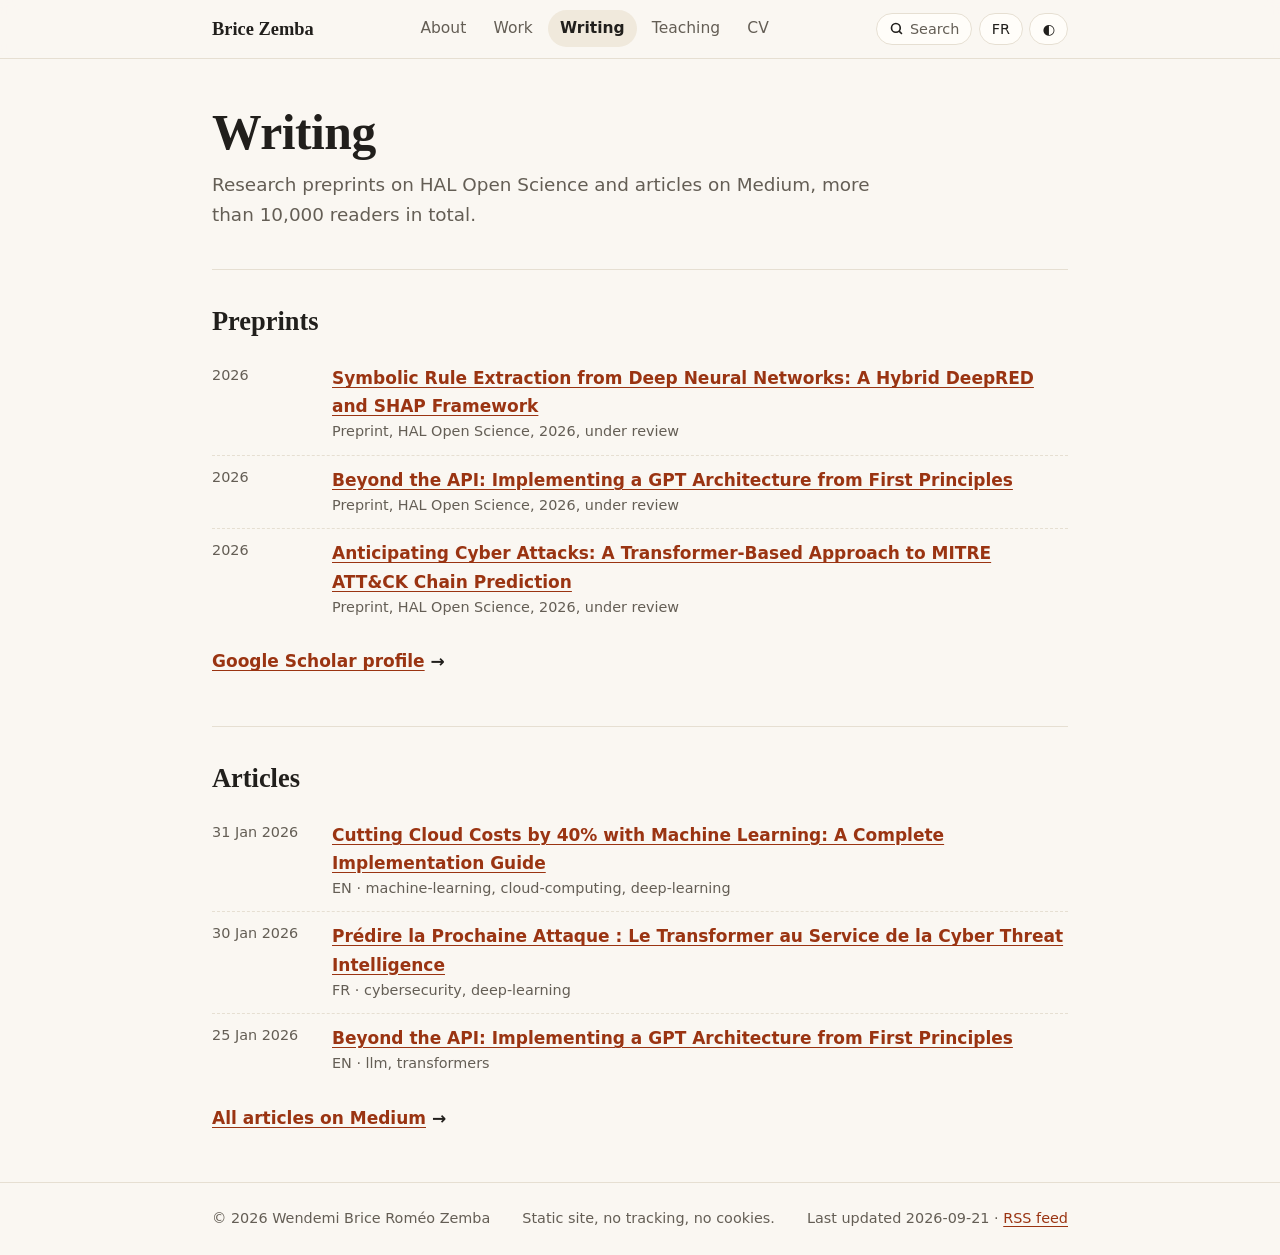
<file: blog/index.html>
<!doctype html>
<html lang="en">
<head>
<meta charset="utf-8">
<meta name="viewport" content="width=device-width, initial-scale=1">
<title>Writing | Brice Zemba</title>
<meta name="description" content="Preprints on HAL Open Science and articles on Medium.">
<link rel="canonical" href="https://bricezemba.github.io/blog/">
<link rel="alternate" hreflang="en" href="https://bricezemba.github.io/blog/">
<link rel="alternate" hreflang="fr" href="https://bricezemba.github.io/fr/blog/">
<link rel="alternate" hreflang="x-default" href="https://bricezemba.github.io/blog/">
<link rel="alternate" type="application/rss+xml" title="Brice Zemba" href="/feed.xml">
<meta property="og:type" content="website">
<meta property="og:title" content="Writing | Brice Zemba">
<meta property="og:description" content="Preprints on HAL Open Science and articles on Medium.">
<meta property="og:url" content="https://bricezemba.github.io/blog/">
<meta name="twitter:card" content="summary">
<link rel="icon" href="/assets/favicon.svg" type="image/svg+xml">
<script>try{var t=localStorage.getItem("theme");if(t)document.documentElement.setAttribute("data-theme",t)}catch(e){}</script>
<link rel="stylesheet" href="/assets/style.css">

</head>
<body>
<a class="skip" href="#main">Skip to content</a>
<header class="site-header">
  <div class="wrap bar">
    <a class="brand" href="/">Brice Zemba</a>
    <nav aria-label="Main">
      <ul><li><a href="/#about">About</a></li><li><a href="/projects/">Work</a></li><li><a href="/blog/" aria-current="page">Writing</a></li><li><a href="/teaching-talks/">Teaching</a></li><li><a href="/cv/">CV</a></li></ul>
    </nav>
    <div class="tools">
      <button id="palette-open" class="lang" type="button" hidden aria-label="Search (Ctrl+K)"><svg width="15" height="15" viewBox="0 0 24 24" fill="none" stroke="currentColor" stroke-width="2.6" stroke-linecap="round" aria-hidden="true"><circle cx="11" cy="11" r="7"/><path d="M20 20l-3.5-3.5"/></svg><span class="k">Search</span></button>
      <a class="lang" href="/fr/blog/" hreflang="fr" lang="fr" aria-label="Lire en français">FR</a>
      <button id="theme-toggle" type="button" aria-pressed="false" aria-label="Toggle dark mode"><span aria-hidden="true">&#9680;</span></button>
    </div>
  </div>
</header>
<main id="main" class="wrap">

<section class="page-head">
  <h1>Writing</h1>
  <p class="lede">Research preprints on HAL Open Science and articles on Medium, more than 10,000 readers in total.</p>
</section>
<section aria-labelledby="h-pre">
  <h2 id="h-pre">Preprints</h2>
  <ul class="posts"><li class="post"><span class="yr">2026</span><div><a href="https://hal.science/view/index/docid/5495532" target="_blank" rel="noopener noreferrer">Symbolic Rule Extraction from Deep Neural Networks: A Hybrid DeepRED and SHAP Framework</a><p class="meta">Preprint, HAL Open Science, 2026, under review</p></div></li><li class="post"><span class="yr">2026</span><div><a href="https://hal.science/view/index/docid/5481094" target="_blank" rel="noopener noreferrer">Beyond the API: Implementing a GPT Architecture from First Principles</a><p class="meta">Preprint, HAL Open Science, 2026, under review</p></div></li><li class="post"><span class="yr">2026</span><div><a href="https://hal.science/view/index/docid/5485705" target="_blank" rel="noopener noreferrer">Anticipating Cyber Attacks: A Transformer-Based Approach to MITRE ATT&amp;CK Chain Prediction</a><p class="meta">Preprint, HAL Open Science, 2026, under review</p></div></li></ul>
  <p class="more"><a href="https://scholar.google.com/citations?user=OHpJOGkAAAAJ&amp;hl=en" target="_blank" rel="noopener noreferrer">Google Scholar profile</a> &rarr;</p>
</section>
<section aria-labelledby="h-art">
  <h2 id="h-art">Articles</h2>
  <ul class="posts"><li class="post">
  <time datetime="2026-01-31">31 Jan 2026</time>
  <div>
    <a href="https://medium.com/@bricezemba336/cutting-cloud-costs-by-40-with-machine-learning-a-complete-implementation-guide-62f777bad339" target="_blank" rel="noopener noreferrer">Cutting Cloud Costs by 40% with Machine Learning: A Complete Implementation Guide</a>
    <p class="meta">EN · machine-learning, cloud-computing, deep-learning</p>
  </div>
</li><li class="post">
  <time datetime="2026-01-30">30 Jan 2026</time>
  <div>
    <a href="https://medium.com/@bricezemba336/pr%C3%A9dire-la-prochaine-attaque-le-transformer-au-service-de-la-cyber-threat-intelligence-74169aa2ddd7" target="_blank" rel="noopener noreferrer">Prédire la Prochaine Attaque : Le Transformer au Service de la Cyber Threat Intelligence</a>
    <p class="meta">FR · cybersecurity, deep-learning</p>
  </div>
</li><li class="post">
  <time datetime="2026-01-25">25 Jan 2026</time>
  <div>
    <a href="https://medium.com/@bricezemba336/beyond-the-api-implementing-a-gpt-architecture-from-first-principles-e6079962e08d" target="_blank" rel="noopener noreferrer">Beyond the API: Implementing a GPT Architecture from First Principles</a>
    <p class="meta">EN · llm, transformers</p>
  </div>
</li></ul>
  <p class="more"><a href="https://medium.com/@bricezemba336" target="_blank" rel="noopener noreferrer">All articles on Medium</a> &rarr;</p>
</section>
</main>
<footer class="site-footer">
  <div class="wrap foot">
    <span>&copy; 2026 Wendemi Brice Roméo Zemba</span>
    <span>Static site, no tracking, no cookies.</span>
    <span>Last updated 2026-09-21 · <a href="/feed.xml">RSS feed</a></span>
  </div>
</footer>
<dialog id="palette" aria-label="Command palette" data-none="No result">
  <div class="pal-box">
    <input id="palette-input" type="text" role="combobox" aria-expanded="true" aria-controls="palette-list" aria-autocomplete="list" placeholder="Search pages, projects, links" autocomplete="off" spellcheck="false">
    <ul id="palette-list" role="listbox"></ul>
    <p class="pal-hint">Up and down to move, Enter to open, Esc to close</p>
  </div>
</dialog>
<script type="application/json" id="palette-data">[{"g":"Pages","l":"Home","u":"/","k":""},{"g":"Pages","l":"Work","u":"/projects/","k":""},{"g":"Pages","l":"Writing","u":"/blog/","k":""},{"g":"Pages","l":"Teaching","u":"/teaching-talks/","k":""},{"g":"Pages","l":"CV","u":"/cv/","k":"resume curriculum"},{"g":"Sections","l":"News","u":"/#news","k":""},{"g":"Sections","l":"About me","u":"/#about","k":""},{"g":"Sections","l":"Research map","u":"/#map","k":""},{"g":"Sections","l":"Education","u":"/#education","k":""},{"g":"Sections","l":"Experience","u":"/#experience","k":""},{"g":"Sections","l":"Selected work","u":"/#work","k":""},{"g":"Sections","l":"Negative results","u":"/#negatives","k":""},{"g":"Sections","l":"Awards and certifications","u":"/#awards","k":""},{"g":"Sections","l":"Latest writing","u":"/#posts","k":""},{"g":"Projects","l":"Early detection of Fusarium in maize from satellite time series","u":"/projects/#thesis-fusarium","k":"Fusarium thesis Remote sensing Evaluation"},{"g":"Projects","l":"Energy-aware resource allocation for O-RAN with reinforcement learning","u":"/projects/#oran-rl","k":"O-RAN RL Reinforcement learning Wireless networks"},{"g":"Projects","l":"Decentralised multi-agent coordination with graph neural networks","u":"/projects/#gnn-agents","k":"GNN agents Multi-agent systems Graph neural networks"},{"g":"Projects","l":"A GPT from first principles, with knowledge-graph RAG","u":"/projects/#gpt-scratch","k":"GPT from scratch LLMs Retrieval-augmented generation"},{"g":"Projects","l":"Symbolic rule extraction with DeepRED and SHAP","u":"/projects/#deepred-shap","k":"DeepRED + SHAP Interpretability"},{"g":"Projects","l":"Anticipating cyber attacks with a Transformer","u":"/projects/#attack-chains","k":"ATT&CK Transformer Cybersecurity Sequence models"},{"g":"Projects","l":"Red-teaming LLMs in African languages (Zindi Trust and Safety challenge)","u":"/projects/#zindi-redteam","k":"LLM red-teaming AI safety Red-teaming"},{"g":"Links","l":"GitHub","u":"https://github.com/BriceZemba","k":"code repositories","x":1},{"g":"Links","l":"LinkedIn","u":"https://linkedin.com/in/wendemi-brice-romeo-zemba/","k":"","x":1},{"g":"Links","l":"Google Scholar","u":"https://scholar.google.com/citations?user=OHpJOGkAAAAJ&hl=en","k":"publications citations","x":1},{"g":"Links","l":"Medium","u":"https://medium.com/@bricezemba336","k":"articles blog","x":1},{"g":"Links","l":"Email","u":"mailto:bricezemba336@gmail.com","k":"contact mail"},{"g":"Actions","l":"Toggle dark mode","a":"theme","k":"dark light theme mode sombre clair"},{"g":"Actions","l":"Read in French","u":"/fr/blog/","k":"language langue francais english"}]</script>
<script src="/assets/main.js" defer></script>
</body>
</html>
</file>
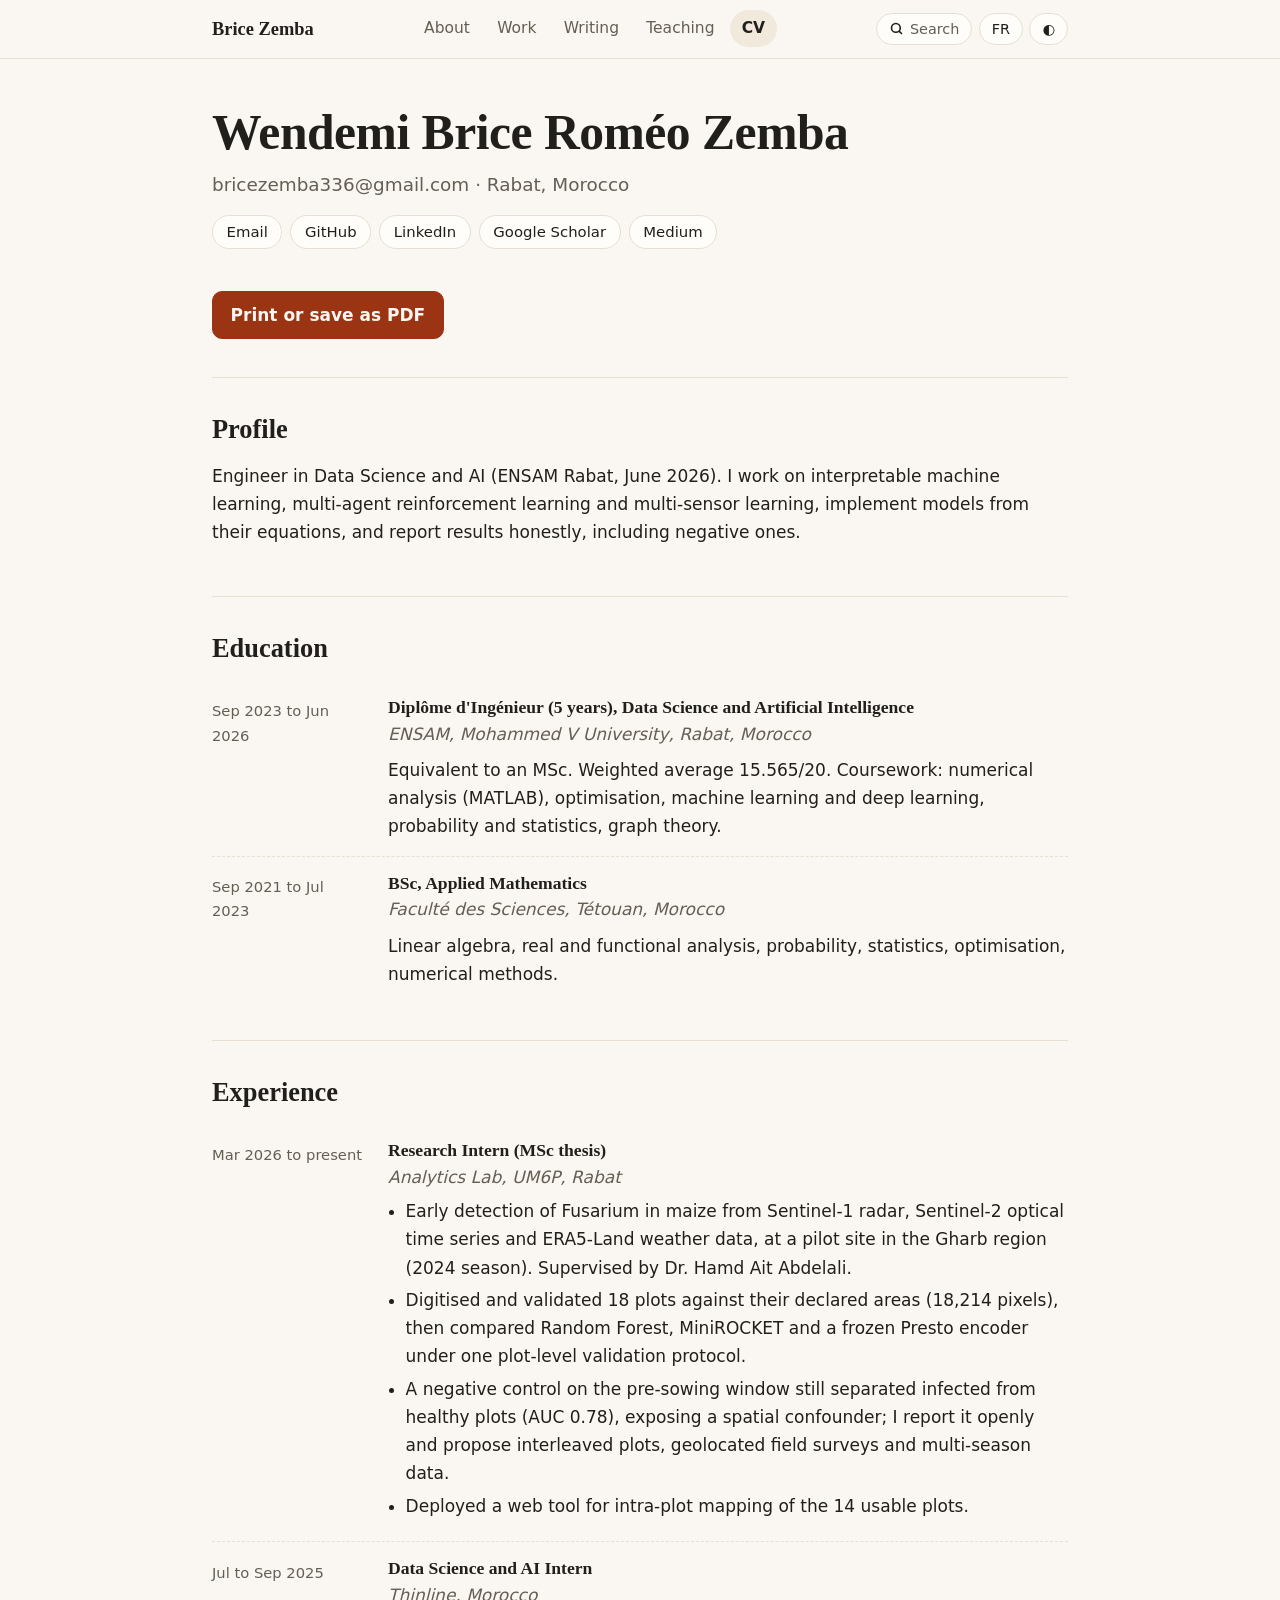
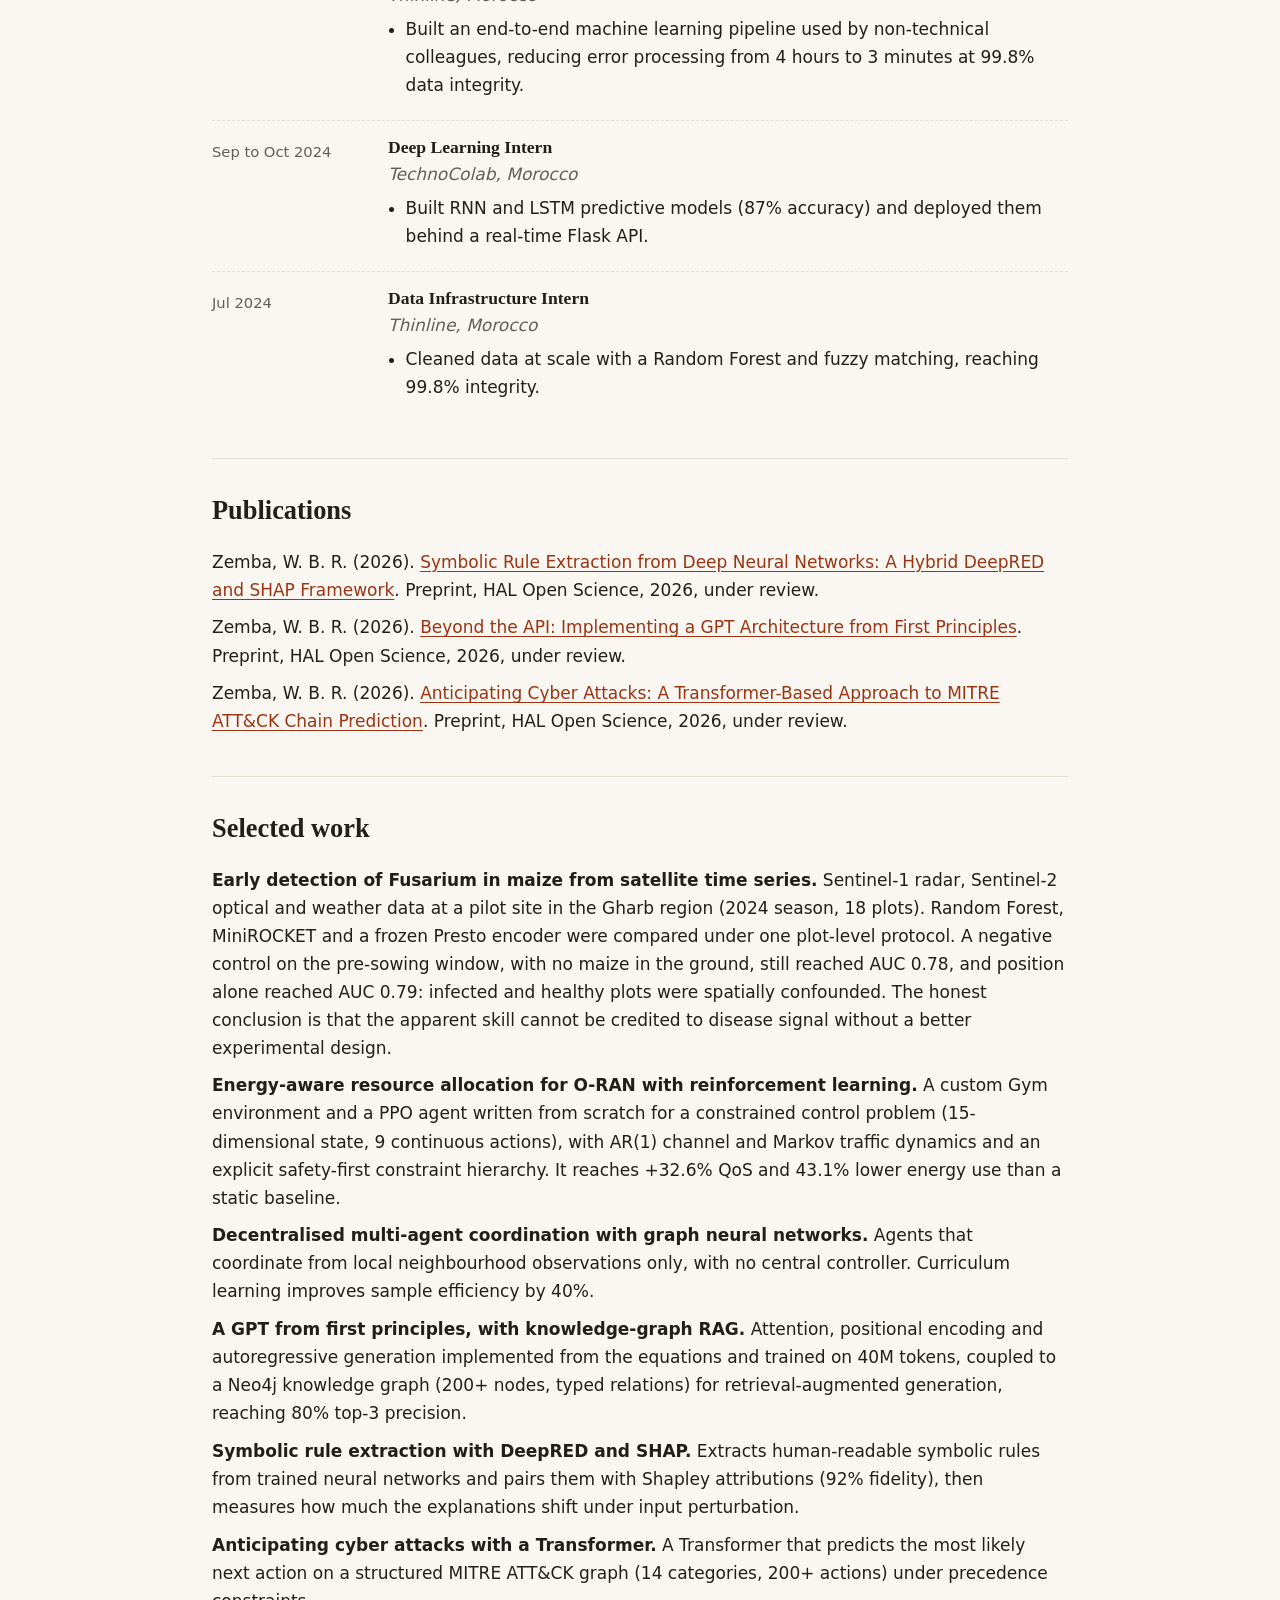
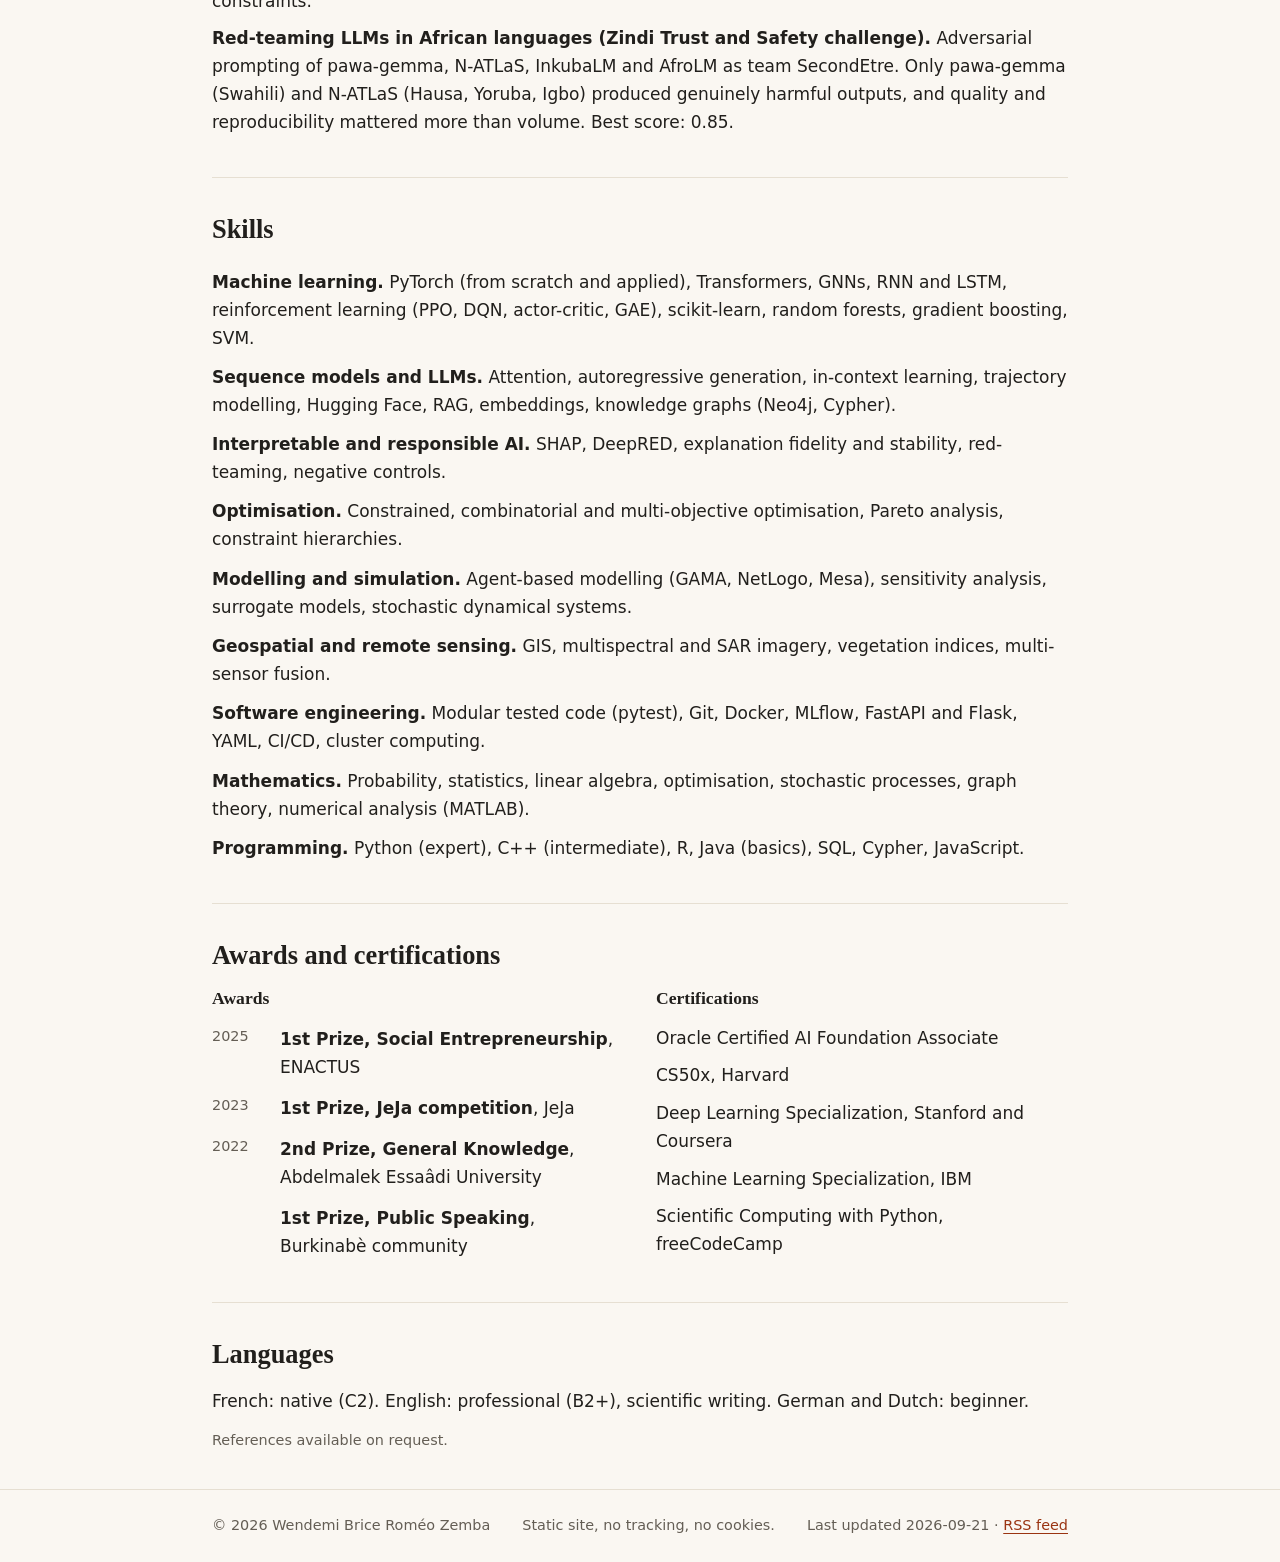
<file: cv/index.html>
<!doctype html>
<html lang="en">
<head>
<meta charset="utf-8">
<meta name="viewport" content="width=device-width, initial-scale=1">
<title>CV | Brice Zemba</title>
<meta name="description" content="Curriculum vitae of Wendemi Brice Roméo Zemba: education, research, experience, publications, skills.">
<link rel="canonical" href="https://bricezemba.github.io/cv/">
<link rel="alternate" hreflang="en" href="https://bricezemba.github.io/cv/">
<link rel="alternate" hreflang="fr" href="https://bricezemba.github.io/fr/cv/">
<link rel="alternate" hreflang="x-default" href="https://bricezemba.github.io/cv/">
<link rel="alternate" type="application/rss+xml" title="Brice Zemba" href="/feed.xml">
<meta property="og:type" content="website">
<meta property="og:title" content="CV | Brice Zemba">
<meta property="og:description" content="Curriculum vitae of Wendemi Brice Roméo Zemba: education, research, experience, publications, skills.">
<meta property="og:url" content="https://bricezemba.github.io/cv/">
<meta name="twitter:card" content="summary">
<link rel="icon" href="/assets/favicon.svg" type="image/svg+xml">
<script>try{var t=localStorage.getItem("theme");if(t)document.documentElement.setAttribute("data-theme",t)}catch(e){}</script>
<link rel="stylesheet" href="/assets/style.css">

</head>
<body>
<a class="skip" href="#main">Skip to content</a>
<header class="site-header">
  <div class="wrap bar">
    <a class="brand" href="/">Brice Zemba</a>
    <nav aria-label="Main">
      <ul><li><a href="/#about">About</a></li><li><a href="/projects/">Work</a></li><li><a href="/blog/">Writing</a></li><li><a href="/teaching-talks/">Teaching</a></li><li><a href="/cv/" aria-current="page">CV</a></li></ul>
    </nav>
    <div class="tools">
      <button id="palette-open" class="lang" type="button" hidden aria-label="Search (Ctrl+K)"><svg width="15" height="15" viewBox="0 0 24 24" fill="none" stroke="currentColor" stroke-width="2.6" stroke-linecap="round" aria-hidden="true"><circle cx="11" cy="11" r="7"/><path d="M20 20l-3.5-3.5"/></svg><span class="k">Search</span></button>
      <a class="lang" href="/fr/cv/" hreflang="fr" lang="fr" aria-label="Lire en français">FR</a>
      <button id="theme-toggle" type="button" aria-pressed="false" aria-label="Toggle dark mode"><span aria-hidden="true">&#9680;</span></button>
    </div>
  </div>
</header>
<main id="main" class="wrap">

<section class="page-head cv-head">
  <div>
    <h1>Wendemi Brice Roméo Zemba</h1>
    <p class="lede">bricezemba336@gmail.com · Rabat, Morocco</p>
    <ul class="pills"><li><a class="pill" href="mailto:bricezemba336@gmail.com">Email</a></li><li><a class="pill" href="https://github.com/BriceZemba" target="_blank" rel="noopener noreferrer">GitHub</a></li><li><a class="pill" href="https://linkedin.com/in/wendemi-brice-romeo-zemba/" target="_blank" rel="noopener noreferrer">LinkedIn</a></li><li><a class="pill" href="https://scholar.google.com/citations?user=OHpJOGkAAAAJ&amp;hl=en" target="_blank" rel="noopener noreferrer">Google Scholar</a></li><li><a class="pill" href="https://medium.com/@bricezemba336" target="_blank" rel="noopener noreferrer">Medium</a></li></ul>
  </div>
  <p class="noprint"><button class="btn primary" type="button" data-print>Print or save as PDF</button></p>
</section>
<section><h2>Profile</h2><p>Engineer in Data Science and AI (ENSAM Rabat, June 2026). I work on interpretable machine learning, multi-agent reinforcement learning and multi-sensor learning, implement models from their equations, and report results honestly, including negative ones.</p></section>
<section><h2>Education</h2><div class="entry">
  <div class="when">Sep 2023 to Jun 2026</div>
  <div>
    <h3>Diplôme d&#39;Ingénieur (5 years), Data Science and Artificial Intelligence</h3>
    <p class="org">ENSAM, Mohammed V University, Rabat, Morocco</p>
    <p>Equivalent to an MSc. Weighted average 15.565/20. Coursework: numerical analysis (MATLAB), optimisation, machine learning and deep learning, probability and statistics, graph theory.</p>
  </div>
</div><div class="entry">
  <div class="when">Sep 2021 to Jul 2023</div>
  <div>
    <h3>BSc, Applied Mathematics</h3>
    <p class="org">Faculté des Sciences, Tétouan, Morocco</p>
    <p>Linear algebra, real and functional analysis, probability, statistics, optimisation, numerical methods.</p>
  </div>
</div></section>
<section><h2>Experience</h2><div class="entry">
  <div class="when">Mar 2026 to present</div>
  <div>
    <h3>Research Intern (MSc thesis)</h3>
    <p class="org">Analytics Lab, UM6P, Rabat</p>
    <ul class="bullets"><li>Early detection of Fusarium in maize from Sentinel-1 radar, Sentinel-2 optical time series and ERA5-Land weather data, at a pilot site in the Gharb region (2024 season). Supervised by Dr. Hamd Ait Abdelali.</li><li>Digitised and validated 18 plots against their declared areas (18,214 pixels), then compared Random Forest, MiniROCKET and a frozen Presto encoder under one plot-level validation protocol.</li><li>A negative control on the pre-sowing window still separated infected from healthy plots (AUC 0.78), exposing a spatial confounder; I report it openly and propose interleaved plots, geolocated field surveys and multi-season data.</li><li>Deployed a web tool for intra-plot mapping of the 14 usable plots.</li></ul>
  </div>
</div><div class="entry">
  <div class="when">Jul to Sep 2025</div>
  <div>
    <h3>Data Science and AI Intern</h3>
    <p class="org">Thinline, Morocco</p>
    <ul class="bullets"><li>Built an end-to-end machine learning pipeline used by non-technical colleagues, reducing error processing from 4 hours to 3 minutes at 99.8% data integrity.</li></ul>
  </div>
</div><div class="entry">
  <div class="when">Sep to Oct 2024</div>
  <div>
    <h3>Deep Learning Intern</h3>
    <p class="org">TechnoColab, Morocco</p>
    <ul class="bullets"><li>Built RNN and LSTM predictive models (87% accuracy) and deployed them behind a real-time Flask API.</li></ul>
  </div>
</div><div class="entry">
  <div class="when">Jul 2024</div>
  <div>
    <h3>Data Infrastructure Intern</h3>
    <p class="org">Thinline, Morocco</p>
    <ul class="bullets"><li>Cleaned data at scale with a Random Forest and fuzzy matching, reaching 99.8% integrity.</li></ul>
  </div>
</div></section>
<section><h2>Publications</h2><ul class="plain"><li>Zemba, W. B. R. (2026). <a href="https://hal.science/view/index/docid/5495532" target="_blank" rel="noopener noreferrer">Symbolic Rule Extraction from Deep Neural Networks: A Hybrid DeepRED and SHAP Framework</a>. Preprint, HAL Open Science, 2026, under review.</li><li>Zemba, W. B. R. (2026). <a href="https://hal.science/view/index/docid/5481094" target="_blank" rel="noopener noreferrer">Beyond the API: Implementing a GPT Architecture from First Principles</a>. Preprint, HAL Open Science, 2026, under review.</li><li>Zemba, W. B. R. (2026). <a href="https://hal.science/view/index/docid/5485705" target="_blank" rel="noopener noreferrer">Anticipating Cyber Attacks: A Transformer-Based Approach to MITRE ATT&amp;CK Chain Prediction</a>. Preprint, HAL Open Science, 2026, under review.</li></ul></section>
<section><h2>Selected work</h2>
  <ul class="plain"><li><strong>Early detection of Fusarium in maize from satellite time series.</strong> Sentinel-1 radar, Sentinel-2 optical and weather data at a pilot site in the Gharb region (2024 season, 18 plots). Random Forest, MiniROCKET and a frozen Presto encoder were compared under one plot-level protocol. A negative control on the pre-sowing window, with no maize in the ground, still reached AUC 0.78, and position alone reached AUC 0.79: infected and healthy plots were spatially confounded. The honest conclusion is that the apparent skill cannot be credited to disease signal without a better experimental design.</li><li><strong>Energy-aware resource allocation for O-RAN with reinforcement learning.</strong> A custom Gym environment and a PPO agent written from scratch for a constrained control problem (15-dimensional state, 9 continuous actions), with AR(1) channel and Markov traffic dynamics and an explicit safety-first constraint hierarchy. It reaches +32.6% QoS and 43.1% lower energy use than a static baseline.</li><li><strong>Decentralised multi-agent coordination with graph neural networks.</strong> Agents that coordinate from local neighbourhood observations only, with no central controller. Curriculum learning improves sample efficiency by 40%.</li><li><strong>A GPT from first principles, with knowledge-graph RAG.</strong> Attention, positional encoding and autoregressive generation implemented from the equations and trained on 40M tokens, coupled to a Neo4j knowledge graph (200+ nodes, typed relations) for retrieval-augmented generation, reaching 80% top-3 precision.</li><li><strong>Symbolic rule extraction with DeepRED and SHAP.</strong> Extracts human-readable symbolic rules from trained neural networks and pairs them with Shapley attributions (92% fidelity), then measures how much the explanations shift under input perturbation.</li><li><strong>Anticipating cyber attacks with a Transformer.</strong> A Transformer that predicts the most likely next action on a structured MITRE ATT&amp;CK graph (14 categories, 200+ actions) under precedence constraints.</li><li><strong>Red-teaming LLMs in African languages (Zindi Trust and Safety challenge).</strong> Adversarial prompting of pawa-gemma, N-ATLaS, InkubaLM and AfroLM as team SecondEtre. Only pawa-gemma (Swahili) and N-ATLaS (Hausa, Yoruba, Igbo) produced genuinely harmful outputs, and quality and reproducibility mattered more than volume. Best score: 0.85.</li></ul>
</section>
<section><h2>Skills</h2><ul class="plain skills"><li><strong>Machine learning.</strong> PyTorch (from scratch and applied), Transformers, GNNs, RNN and LSTM, reinforcement learning (PPO, DQN, actor-critic, GAE), scikit-learn, random forests, gradient boosting, SVM.</li><li><strong>Sequence models and LLMs.</strong> Attention, autoregressive generation, in-context learning, trajectory modelling, Hugging Face, RAG, embeddings, knowledge graphs (Neo4j, Cypher).</li><li><strong>Interpretable and responsible AI.</strong> SHAP, DeepRED, explanation fidelity and stability, red-teaming, negative controls.</li><li><strong>Optimisation.</strong> Constrained, combinatorial and multi-objective optimisation, Pareto analysis, constraint hierarchies.</li><li><strong>Modelling and simulation.</strong> Agent-based modelling (GAMA, NetLogo, Mesa), sensitivity analysis, surrogate models, stochastic dynamical systems.</li><li><strong>Geospatial and remote sensing.</strong> GIS, multispectral and SAR imagery, vegetation indices, multi-sensor fusion.</li><li><strong>Software engineering.</strong> Modular tested code (pytest), Git, Docker, MLflow, FastAPI and Flask, YAML, CI/CD, cluster computing.</li><li><strong>Mathematics.</strong> Probability, statistics, linear algebra, optimisation, stochastic processes, graph theory, numerical analysis (MATLAB).</li><li><strong>Programming.</strong> Python (expert), C++ (intermediate), R, Java (basics), SQL, Cypher, JavaScript.</li></ul></section>
<section><h2>Awards and certifications</h2><div class="two">
  <div>
    <h3>Awards</h3>
    <ul class="awards"><li><span class="yr">2025</span><span><strong>1st Prize, Social Entrepreneurship</strong>, ENACTUS</span></li><li><span class="yr">2023</span><span><strong>1st Prize, JeJa competition</strong>, JeJa</span></li><li><span class="yr">2022</span><span><strong>2nd Prize, General Knowledge</strong>, Abdelmalek Essaâdi University</span></li><li><span class="yr"></span><span><strong>1st Prize, Public Speaking</strong>, Burkinabè community</span></li></ul>
  </div>
  <div>
    <h3>Certifications</h3>
    <ul class="plain"><li>Oracle Certified AI Foundation Associate</li><li>CS50x, Harvard</li><li>Deep Learning Specialization, Stanford and Coursera</li><li>Machine Learning Specialization, IBM</li><li>Scientific Computing with Python, freeCodeCamp</li></ul>
  </div>
</div></section>
<section><h2>Languages</h2><p>French: native (C2). English: professional (B2+), scientific writing. German and Dutch: beginner.</p><p class="meta">References available on request.</p></section>
</main>
<footer class="site-footer">
  <div class="wrap foot">
    <span>&copy; 2026 Wendemi Brice Roméo Zemba</span>
    <span>Static site, no tracking, no cookies.</span>
    <span>Last updated 2026-09-21 · <a href="/feed.xml">RSS feed</a></span>
  </div>
</footer>
<dialog id="palette" aria-label="Command palette" data-none="No result">
  <div class="pal-box">
    <input id="palette-input" type="text" role="combobox" aria-expanded="true" aria-controls="palette-list" aria-autocomplete="list" placeholder="Search pages, projects, links" autocomplete="off" spellcheck="false">
    <ul id="palette-list" role="listbox"></ul>
    <p class="pal-hint">Up and down to move, Enter to open, Esc to close</p>
  </div>
</dialog>
<script type="application/json" id="palette-data">[{"g":"Pages","l":"Home","u":"/","k":""},{"g":"Pages","l":"Work","u":"/projects/","k":""},{"g":"Pages","l":"Writing","u":"/blog/","k":""},{"g":"Pages","l":"Teaching","u":"/teaching-talks/","k":""},{"g":"Pages","l":"CV","u":"/cv/","k":"resume curriculum"},{"g":"Sections","l":"News","u":"/#news","k":""},{"g":"Sections","l":"About me","u":"/#about","k":""},{"g":"Sections","l":"Research map","u":"/#map","k":""},{"g":"Sections","l":"Education","u":"/#education","k":""},{"g":"Sections","l":"Experience","u":"/#experience","k":""},{"g":"Sections","l":"Selected work","u":"/#work","k":""},{"g":"Sections","l":"Negative results","u":"/#negatives","k":""},{"g":"Sections","l":"Awards and certifications","u":"/#awards","k":""},{"g":"Sections","l":"Latest writing","u":"/#posts","k":""},{"g":"Projects","l":"Early detection of Fusarium in maize from satellite time series","u":"/projects/#thesis-fusarium","k":"Fusarium thesis Remote sensing Evaluation"},{"g":"Projects","l":"Energy-aware resource allocation for O-RAN with reinforcement learning","u":"/projects/#oran-rl","k":"O-RAN RL Reinforcement learning Wireless networks"},{"g":"Projects","l":"Decentralised multi-agent coordination with graph neural networks","u":"/projects/#gnn-agents","k":"GNN agents Multi-agent systems Graph neural networks"},{"g":"Projects","l":"A GPT from first principles, with knowledge-graph RAG","u":"/projects/#gpt-scratch","k":"GPT from scratch LLMs Retrieval-augmented generation"},{"g":"Projects","l":"Symbolic rule extraction with DeepRED and SHAP","u":"/projects/#deepred-shap","k":"DeepRED + SHAP Interpretability"},{"g":"Projects","l":"Anticipating cyber attacks with a Transformer","u":"/projects/#attack-chains","k":"ATT&CK Transformer Cybersecurity Sequence models"},{"g":"Projects","l":"Red-teaming LLMs in African languages (Zindi Trust and Safety challenge)","u":"/projects/#zindi-redteam","k":"LLM red-teaming AI safety Red-teaming"},{"g":"Links","l":"GitHub","u":"https://github.com/BriceZemba","k":"code repositories","x":1},{"g":"Links","l":"LinkedIn","u":"https://linkedin.com/in/wendemi-brice-romeo-zemba/","k":"","x":1},{"g":"Links","l":"Google Scholar","u":"https://scholar.google.com/citations?user=OHpJOGkAAAAJ&hl=en","k":"publications citations","x":1},{"g":"Links","l":"Medium","u":"https://medium.com/@bricezemba336","k":"articles blog","x":1},{"g":"Links","l":"Email","u":"mailto:bricezemba336@gmail.com","k":"contact mail"},{"g":"Actions","l":"Toggle dark mode","a":"theme","k":"dark light theme mode sombre clair"},{"g":"Actions","l":"Read in French","u":"/fr/cv/","k":"language langue francais english"}]</script>
<script src="/assets/main.js" defer></script>
</body>
</html>
</file>
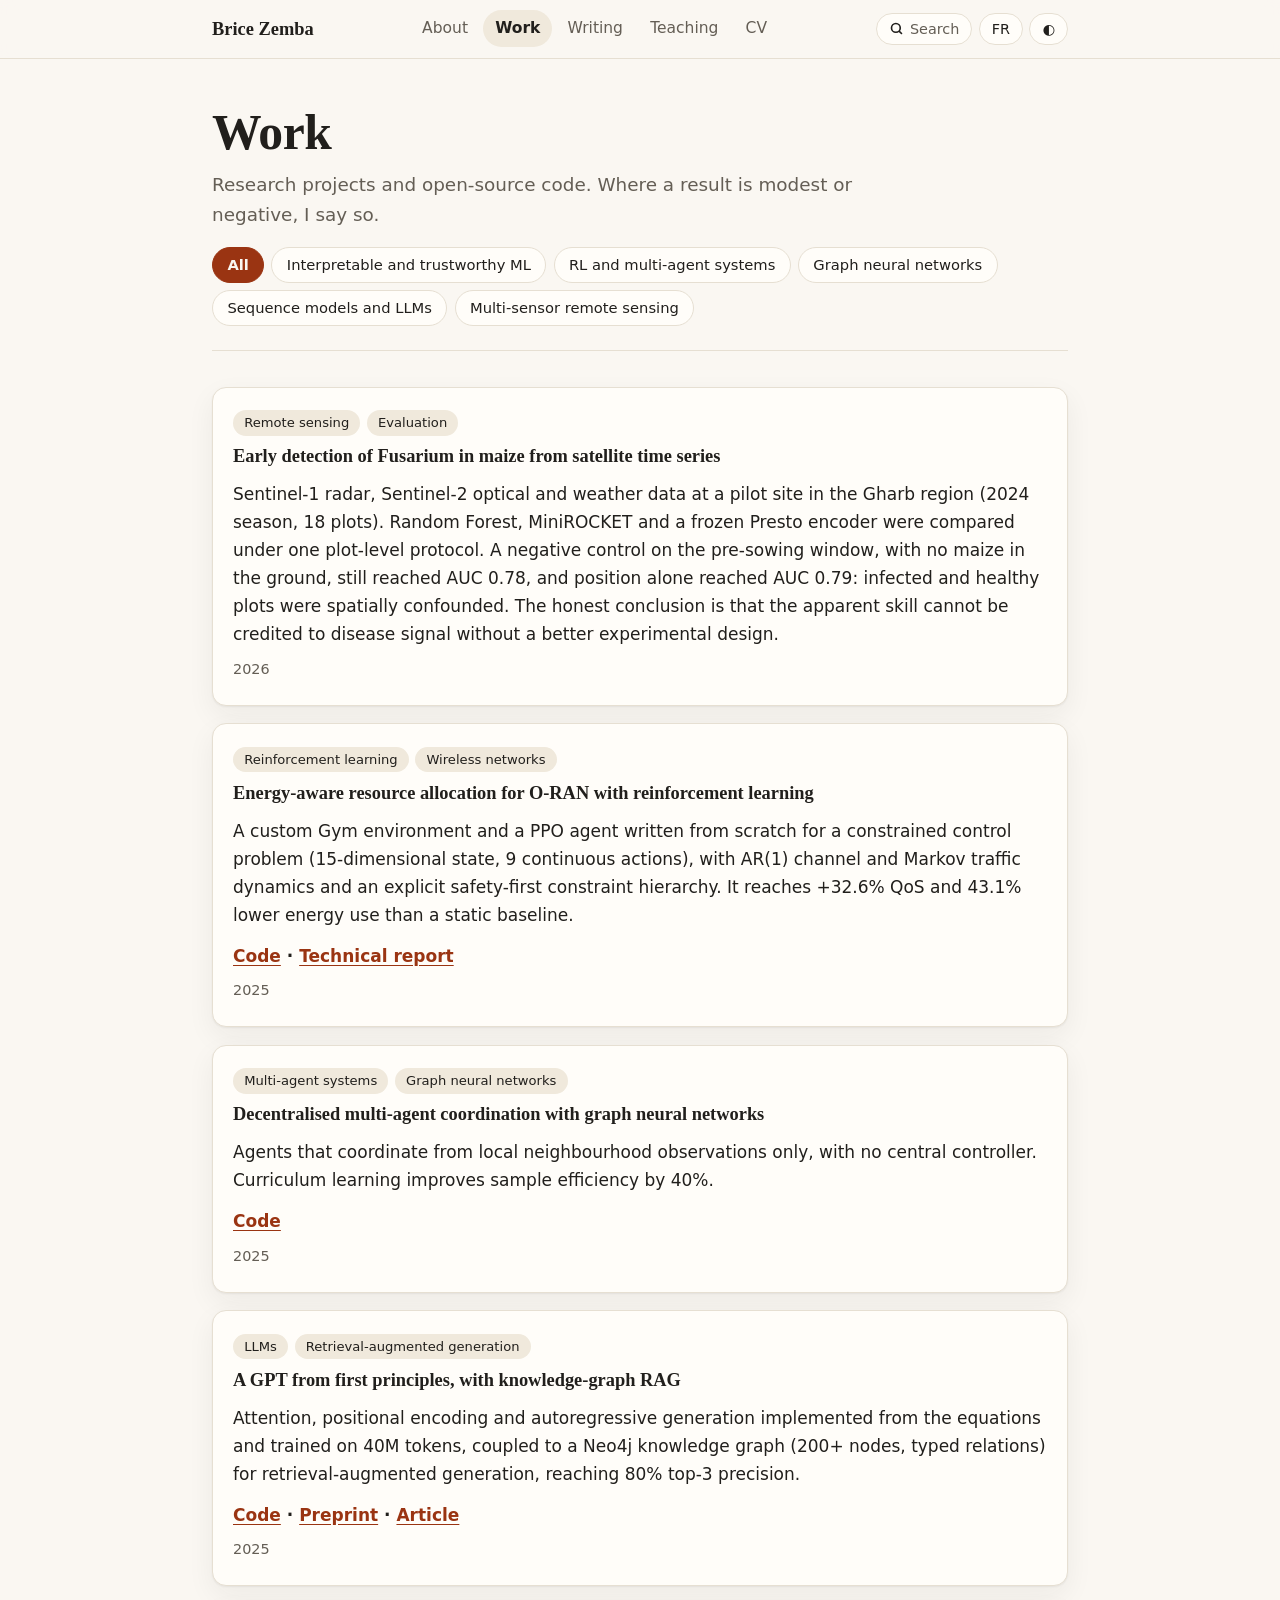
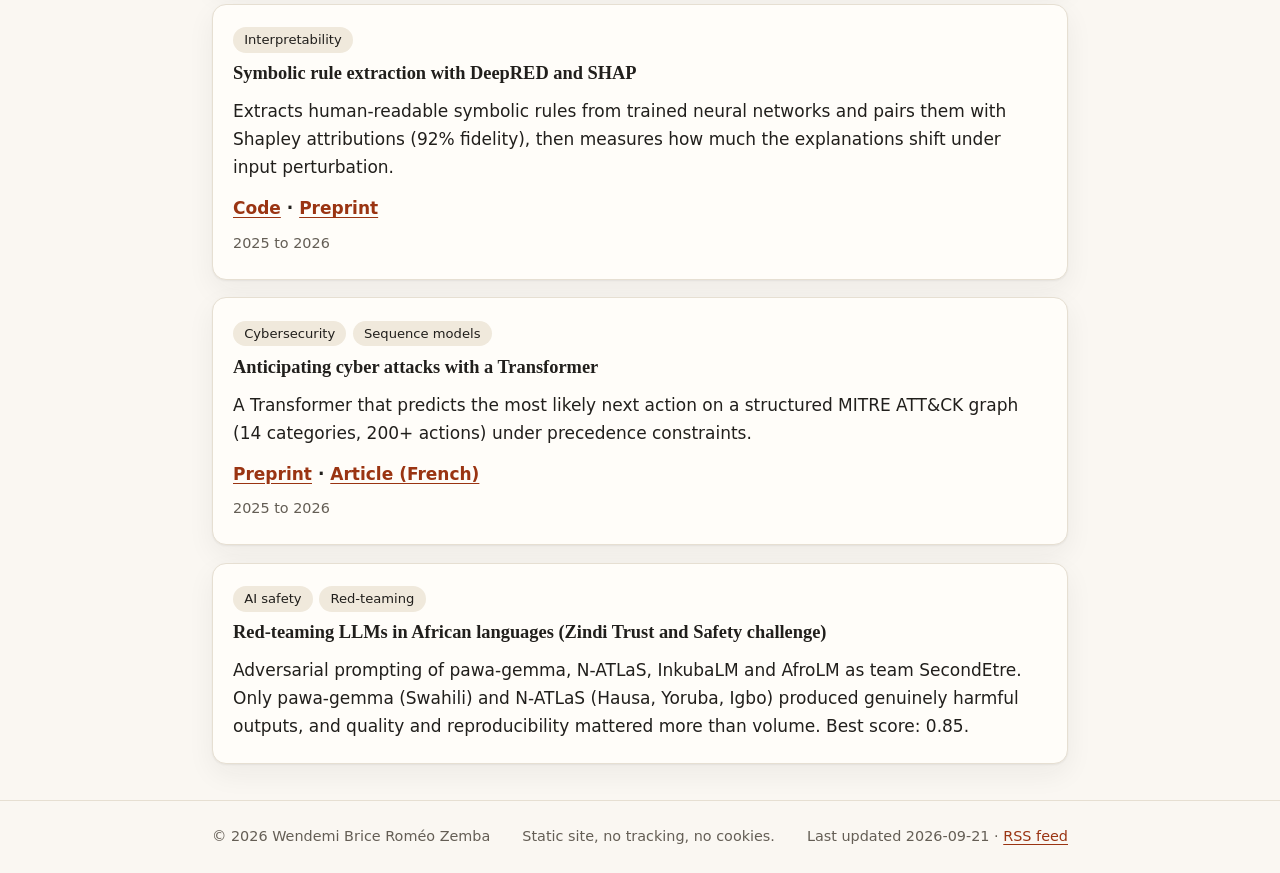
<file: projects/index.html>
<!doctype html>
<html lang="en">
<head>
<meta charset="utf-8">
<meta name="viewport" content="width=device-width, initial-scale=1">
<title>Work | Brice Zemba</title>
<meta name="description" content="Research projects and open-source code: reinforcement learning for O-RAN, graph neural network agents, a GPT from scratch, interpretability, and remote sensing.">
<link rel="canonical" href="https://bricezemba.github.io/projects/">
<link rel="alternate" hreflang="en" href="https://bricezemba.github.io/projects/">
<link rel="alternate" hreflang="fr" href="https://bricezemba.github.io/fr/projects/">
<link rel="alternate" hreflang="x-default" href="https://bricezemba.github.io/projects/">
<link rel="alternate" type="application/rss+xml" title="Brice Zemba" href="/feed.xml">
<meta property="og:type" content="website">
<meta property="og:title" content="Work | Brice Zemba">
<meta property="og:description" content="Research projects and open-source code: reinforcement learning for O-RAN, graph neural network agents, a GPT from scratch, interpretability, and remote sensing.">
<meta property="og:url" content="https://bricezemba.github.io/projects/">
<meta name="twitter:card" content="summary">
<link rel="icon" href="/assets/favicon.svg" type="image/svg+xml">
<script>try{var t=localStorage.getItem("theme");if(t)document.documentElement.setAttribute("data-theme",t)}catch(e){}</script>
<link rel="stylesheet" href="/assets/style.css">

</head>
<body>
<a class="skip" href="#main">Skip to content</a>
<header class="site-header">
  <div class="wrap bar">
    <a class="brand" href="/">Brice Zemba</a>
    <nav aria-label="Main">
      <ul><li><a href="/#about">About</a></li><li><a href="/projects/" aria-current="page">Work</a></li><li><a href="/blog/">Writing</a></li><li><a href="/teaching-talks/">Teaching</a></li><li><a href="/cv/">CV</a></li></ul>
    </nav>
    <div class="tools">
      <button id="palette-open" class="lang" type="button" hidden aria-label="Search (Ctrl+K)"><svg width="15" height="15" viewBox="0 0 24 24" fill="none" stroke="currentColor" stroke-width="2.6" stroke-linecap="round" aria-hidden="true"><circle cx="11" cy="11" r="7"/><path d="M20 20l-3.5-3.5"/></svg><span class="k">Search</span></button>
      <a class="lang" href="/fr/projects/" hreflang="fr" lang="fr" aria-label="Lire en français">FR</a>
      <button id="theme-toggle" type="button" aria-pressed="false" aria-label="Toggle dark mode"><span aria-hidden="true">&#9680;</span></button>
    </div>
  </div>
</header>
<main id="main" class="wrap">

<section class="page-head">
  <h1>Work</h1>
  <p class="lede">Research projects and open-source code. Where a result is modest or negative, I say so.</p>
  <div class="filters" role="group" aria-label="Filter projects by theme" hidden>
    <button type="button" data-filter="all" aria-pressed="true">All</button>
    <button type="button" data-filter="trust" aria-pressed="false">Interpretable and trustworthy ML</button>
    <button type="button" data-filter="rl" aria-pressed="false">RL and multi-agent systems</button>
    <button type="button" data-filter="gnn" aria-pressed="false">Graph neural networks</button>
    <button type="button" data-filter="seq" aria-pressed="false">Sequence models and LLMs</button>
    <button type="button" data-filter="rs" aria-pressed="false">Multi-sensor remote sensing</button>
  </div>
</section>
<section class="cards one">
  <article class="card" id="thesis-fusarium" data-themes="rs trust">
  <ul class="chips"><li>Remote sensing</li><li>Evaluation</li></ul>
  <h3>Early detection of Fusarium in maize from satellite time series</h3>
  <p>Sentinel-1 radar, Sentinel-2 optical and weather data at a pilot site in the Gharb region (2024 season, 18 plots). Random Forest, MiniROCKET and a frozen Presto encoder were compared under one plot-level protocol. A negative control on the pre-sowing window, with no maize in the ground, still reached AUC 0.78, and position alone reached AUC 0.79: infected and healthy plots were spatially confounded. The honest conclusion is that the apparent skill cannot be credited to disease signal without a better experimental design.</p>
  
  <p class="meta">2026</p>
</article>
  <article class="card" id="oran-rl" data-themes="rl">
  <ul class="chips"><li>Reinforcement learning</li><li>Wireless networks</li></ul>
  <h3>Energy-aware resource allocation for O-RAN with reinforcement learning</h3>
  <p>A custom Gym environment and a PPO agent written from scratch for a constrained control problem (15-dimensional state, 9 continuous actions), with AR(1) channel and Markov traffic dynamics and an explicit safety-first constraint hierarchy. It reaches +32.6% QoS and 43.1% lower energy use than a static baseline.</p>
  <p class="links"><a href="https://github.com/BriceZemba/Energy-Aware-Resource-Allocation-for-O-RAN-using-Reinforcement-Learning" target="_blank" rel="noopener noreferrer">Code</a><span aria-hidden="true"> · </span><a href="https://github.com/BriceZemba/Energy-Aware-Resource-Allocation-for-O-RAN-using-Reinforcement-Learning/blob/main/Technical_Report.pdf" target="_blank" rel="noopener noreferrer">Technical report</a></p>
  <p class="meta">2025</p>
</article>
  <article class="card" id="gnn-agents" data-themes="rl gnn">
  <ul class="chips"><li>Multi-agent systems</li><li>Graph neural networks</li></ul>
  <h3>Decentralised multi-agent coordination with graph neural networks</h3>
  <p>Agents that coordinate from local neighbourhood observations only, with no central controller. Curriculum learning improves sample efficiency by 40%.</p>
  <p class="links"><a href="https://github.com/BriceZemba/trustworthy-ran-orchestration" target="_blank" rel="noopener noreferrer">Code</a></p>
  <p class="meta">2025</p>
</article>
  <article class="card" id="gpt-scratch" data-themes="seq">
  <ul class="chips"><li>LLMs</li><li>Retrieval-augmented generation</li></ul>
  <h3>A GPT from first principles, with knowledge-graph RAG</h3>
  <p>Attention, positional encoding and autoregressive generation implemented from the equations and trained on 40M tokens, coupled to a Neo4j knowledge graph (200+ nodes, typed relations) for retrieval-augmented generation, reaching 80% top-3 precision.</p>
  <p class="links"><a href="https://github.com/BriceZemba/llm-from-scratch" target="_blank" rel="noopener noreferrer">Code</a><span aria-hidden="true"> · </span><a href="https://hal.science/view/index/docid/5481094" target="_blank" rel="noopener noreferrer">Preprint</a><span aria-hidden="true"> · </span><a href="https://medium.com/@bricezemba336/beyond-the-api-implementing-a-gpt-architecture-from-first-principles-e6079962e08d" target="_blank" rel="noopener noreferrer">Article</a></p>
  <p class="meta">2025</p>
</article>
  <article class="card" id="deepred-shap" data-themes="trust">
  <ul class="chips"><li>Interpretability</li></ul>
  <h3>Symbolic rule extraction with DeepRED and SHAP</h3>
  <p>Extracts human-readable symbolic rules from trained neural networks and pairs them with Shapley attributions (92% fidelity), then measures how much the explanations shift under input perturbation.</p>
  <p class="links"><a href="https://github.com/BriceZemba/interpretable-deep-models" target="_blank" rel="noopener noreferrer">Code</a><span aria-hidden="true"> · </span><a href="https://hal.science/view/index/docid/5495532" target="_blank" rel="noopener noreferrer">Preprint</a></p>
  <p class="meta">2025 to 2026</p>
</article>
  <article class="card" id="attack-chains" data-themes="seq">
  <ul class="chips"><li>Cybersecurity</li><li>Sequence models</li></ul>
  <h3>Anticipating cyber attacks with a Transformer</h3>
  <p>A Transformer that predicts the most likely next action on a structured MITRE ATT&amp;CK graph (14 categories, 200+ actions) under precedence constraints.</p>
  <p class="links"><a href="https://hal.science/view/index/docid/5485705" target="_blank" rel="noopener noreferrer">Preprint</a><span aria-hidden="true"> · </span><a href="https://medium.com/@bricezemba336/pr%C3%A9dire-la-prochaine-attaque-le-transformer-au-service-de-la-cyber-threat-intelligence-74169aa2ddd7" target="_blank" rel="noopener noreferrer">Article (French)</a></p>
  <p class="meta">2025 to 2026</p>
</article>
  <article class="card" id="zindi-redteam" data-themes="trust seq">
  <ul class="chips"><li>AI safety</li><li>Red-teaming</li></ul>
  <h3>Red-teaming LLMs in African languages (Zindi Trust and Safety challenge)</h3>
  <p>Adversarial prompting of pawa-gemma, N-ATLaS, InkubaLM and AfroLM as team SecondEtre. Only pawa-gemma (Swahili) and N-ATLaS (Hausa, Yoruba, Igbo) produced genuinely harmful outputs, and quality and reproducibility mattered more than volume. Best score: 0.85.</p>
  
  
</article>
  <p class="nomatch" hidden>No project matches this filter.</p>
</section>
</main>
<footer class="site-footer">
  <div class="wrap foot">
    <span>&copy; 2026 Wendemi Brice Roméo Zemba</span>
    <span>Static site, no tracking, no cookies.</span>
    <span>Last updated 2026-09-21 · <a href="/feed.xml">RSS feed</a></span>
  </div>
</footer>
<dialog id="palette" aria-label="Command palette" data-none="No result">
  <div class="pal-box">
    <input id="palette-input" type="text" role="combobox" aria-expanded="true" aria-controls="palette-list" aria-autocomplete="list" placeholder="Search pages, projects, links" autocomplete="off" spellcheck="false">
    <ul id="palette-list" role="listbox"></ul>
    <p class="pal-hint">Up and down to move, Enter to open, Esc to close</p>
  </div>
</dialog>
<script type="application/json" id="palette-data">[{"g":"Pages","l":"Home","u":"/","k":""},{"g":"Pages","l":"Work","u":"/projects/","k":""},{"g":"Pages","l":"Writing","u":"/blog/","k":""},{"g":"Pages","l":"Teaching","u":"/teaching-talks/","k":""},{"g":"Pages","l":"CV","u":"/cv/","k":"resume curriculum"},{"g":"Sections","l":"News","u":"/#news","k":""},{"g":"Sections","l":"About me","u":"/#about","k":""},{"g":"Sections","l":"Research map","u":"/#map","k":""},{"g":"Sections","l":"Education","u":"/#education","k":""},{"g":"Sections","l":"Experience","u":"/#experience","k":""},{"g":"Sections","l":"Selected work","u":"/#work","k":""},{"g":"Sections","l":"Negative results","u":"/#negatives","k":""},{"g":"Sections","l":"Awards and certifications","u":"/#awards","k":""},{"g":"Sections","l":"Latest writing","u":"/#posts","k":""},{"g":"Projects","l":"Early detection of Fusarium in maize from satellite time series","u":"/projects/#thesis-fusarium","k":"Fusarium thesis Remote sensing Evaluation"},{"g":"Projects","l":"Energy-aware resource allocation for O-RAN with reinforcement learning","u":"/projects/#oran-rl","k":"O-RAN RL Reinforcement learning Wireless networks"},{"g":"Projects","l":"Decentralised multi-agent coordination with graph neural networks","u":"/projects/#gnn-agents","k":"GNN agents Multi-agent systems Graph neural networks"},{"g":"Projects","l":"A GPT from first principles, with knowledge-graph RAG","u":"/projects/#gpt-scratch","k":"GPT from scratch LLMs Retrieval-augmented generation"},{"g":"Projects","l":"Symbolic rule extraction with DeepRED and SHAP","u":"/projects/#deepred-shap","k":"DeepRED + SHAP Interpretability"},{"g":"Projects","l":"Anticipating cyber attacks with a Transformer","u":"/projects/#attack-chains","k":"ATT&CK Transformer Cybersecurity Sequence models"},{"g":"Projects","l":"Red-teaming LLMs in African languages (Zindi Trust and Safety challenge)","u":"/projects/#zindi-redteam","k":"LLM red-teaming AI safety Red-teaming"},{"g":"Links","l":"GitHub","u":"https://github.com/BriceZemba","k":"code repositories","x":1},{"g":"Links","l":"LinkedIn","u":"https://linkedin.com/in/wendemi-brice-romeo-zemba/","k":"","x":1},{"g":"Links","l":"Google Scholar","u":"https://scholar.google.com/citations?user=OHpJOGkAAAAJ&hl=en","k":"publications citations","x":1},{"g":"Links","l":"Medium","u":"https://medium.com/@bricezemba336","k":"articles blog","x":1},{"g":"Links","l":"Email","u":"mailto:bricezemba336@gmail.com","k":"contact mail"},{"g":"Actions","l":"Toggle dark mode","a":"theme","k":"dark light theme mode sombre clair"},{"g":"Actions","l":"Read in French","u":"/fr/projects/","k":"language langue francais english"}]</script>
<script src="/assets/main.js" defer></script>
</body>
</html>
</file>
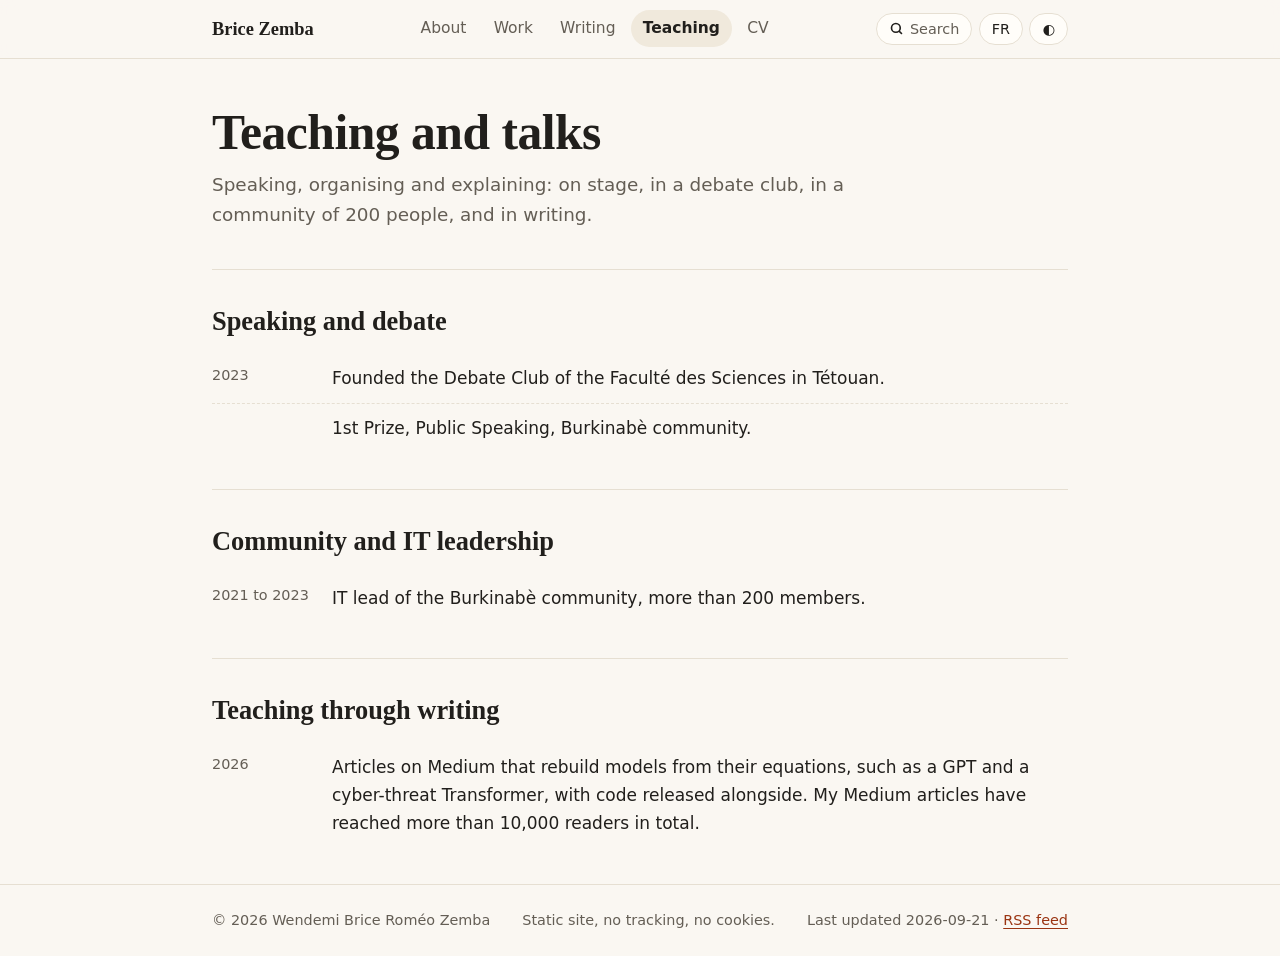
<file: teaching-talks/index.html>
<!doctype html>
<html lang="en">
<head>
<meta charset="utf-8">
<meta name="viewport" content="width=device-width, initial-scale=1">
<title>Teaching and talks | Brice Zemba</title>
<meta name="description" content="Public speaking, debate, community leadership, and teaching through writing.">
<link rel="canonical" href="https://bricezemba.github.io/teaching-talks/">
<link rel="alternate" hreflang="en" href="https://bricezemba.github.io/teaching-talks/">
<link rel="alternate" hreflang="fr" href="https://bricezemba.github.io/fr/teaching-talks/">
<link rel="alternate" hreflang="x-default" href="https://bricezemba.github.io/teaching-talks/">
<link rel="alternate" type="application/rss+xml" title="Brice Zemba" href="/feed.xml">
<meta property="og:type" content="website">
<meta property="og:title" content="Teaching and talks | Brice Zemba">
<meta property="og:description" content="Public speaking, debate, community leadership, and teaching through writing.">
<meta property="og:url" content="https://bricezemba.github.io/teaching-talks/">
<meta name="twitter:card" content="summary">
<link rel="icon" href="/assets/favicon.svg" type="image/svg+xml">
<script>try{var t=localStorage.getItem("theme");if(t)document.documentElement.setAttribute("data-theme",t)}catch(e){}</script>
<link rel="stylesheet" href="/assets/style.css">

</head>
<body>
<a class="skip" href="#main">Skip to content</a>
<header class="site-header">
  <div class="wrap bar">
    <a class="brand" href="/">Brice Zemba</a>
    <nav aria-label="Main">
      <ul><li><a href="/#about">About</a></li><li><a href="/projects/">Work</a></li><li><a href="/blog/">Writing</a></li><li><a href="/teaching-talks/" aria-current="page">Teaching</a></li><li><a href="/cv/">CV</a></li></ul>
    </nav>
    <div class="tools">
      <button id="palette-open" class="lang" type="button" hidden aria-label="Search (Ctrl+K)"><svg width="15" height="15" viewBox="0 0 24 24" fill="none" stroke="currentColor" stroke-width="2.6" stroke-linecap="round" aria-hidden="true"><circle cx="11" cy="11" r="7"/><path d="M20 20l-3.5-3.5"/></svg><span class="k">Search</span></button>
      <a class="lang" href="/fr/teaching-talks/" hreflang="fr" lang="fr" aria-label="Lire en français">FR</a>
      <button id="theme-toggle" type="button" aria-pressed="false" aria-label="Toggle dark mode"><span aria-hidden="true">&#9680;</span></button>
    </div>
  </div>
</header>
<main id="main" class="wrap">

<section class="page-head">
  <h1>Teaching and talks</h1>
  <p class="lede">Speaking, organising and explaining: on stage, in a debate club, in a community of 200 people, and in writing.</p>
</section>
<section>
  <h2>Speaking and debate</h2>
  <ul class="posts"><li class="post"><span class="yr">2023</span><div><p>Founded the Debate Club of the Faculté des Sciences in Tétouan.</p></div></li><li class="post"><span class="yr"></span><div><p>1st Prize, Public Speaking, Burkinabè community.</p></div></li></ul>
</section>
<section>
  <h2>Community and IT leadership</h2>
  <ul class="posts"><li class="post"><span class="yr">2021 to 2023</span><div><p>IT lead of the Burkinabè community, more than 200 members.</p></div></li></ul>
</section>
<section>
  <h2>Teaching through writing</h2>
  <ul class="posts"><li class="post"><span class="yr">2026</span><div><p>Articles on Medium that rebuild models from their equations, such as a GPT and a cyber-threat Transformer, with code released alongside. My Medium articles have reached more than 10,000 readers in total.</p></div></li></ul>
</section>
</main>
<footer class="site-footer">
  <div class="wrap foot">
    <span>&copy; 2026 Wendemi Brice Roméo Zemba</span>
    <span>Static site, no tracking, no cookies.</span>
    <span>Last updated 2026-09-21 · <a href="/feed.xml">RSS feed</a></span>
  </div>
</footer>
<dialog id="palette" aria-label="Command palette" data-none="No result">
  <div class="pal-box">
    <input id="palette-input" type="text" role="combobox" aria-expanded="true" aria-controls="palette-list" aria-autocomplete="list" placeholder="Search pages, projects, links" autocomplete="off" spellcheck="false">
    <ul id="palette-list" role="listbox"></ul>
    <p class="pal-hint">Up and down to move, Enter to open, Esc to close</p>
  </div>
</dialog>
<script type="application/json" id="palette-data">[{"g":"Pages","l":"Home","u":"/","k":""},{"g":"Pages","l":"Work","u":"/projects/","k":""},{"g":"Pages","l":"Writing","u":"/blog/","k":""},{"g":"Pages","l":"Teaching","u":"/teaching-talks/","k":""},{"g":"Pages","l":"CV","u":"/cv/","k":"resume curriculum"},{"g":"Sections","l":"News","u":"/#news","k":""},{"g":"Sections","l":"About me","u":"/#about","k":""},{"g":"Sections","l":"Research map","u":"/#map","k":""},{"g":"Sections","l":"Education","u":"/#education","k":""},{"g":"Sections","l":"Experience","u":"/#experience","k":""},{"g":"Sections","l":"Selected work","u":"/#work","k":""},{"g":"Sections","l":"Negative results","u":"/#negatives","k":""},{"g":"Sections","l":"Awards and certifications","u":"/#awards","k":""},{"g":"Sections","l":"Latest writing","u":"/#posts","k":""},{"g":"Projects","l":"Early detection of Fusarium in maize from satellite time series","u":"/projects/#thesis-fusarium","k":"Fusarium thesis Remote sensing Evaluation"},{"g":"Projects","l":"Energy-aware resource allocation for O-RAN with reinforcement learning","u":"/projects/#oran-rl","k":"O-RAN RL Reinforcement learning Wireless networks"},{"g":"Projects","l":"Decentralised multi-agent coordination with graph neural networks","u":"/projects/#gnn-agents","k":"GNN agents Multi-agent systems Graph neural networks"},{"g":"Projects","l":"A GPT from first principles, with knowledge-graph RAG","u":"/projects/#gpt-scratch","k":"GPT from scratch LLMs Retrieval-augmented generation"},{"g":"Projects","l":"Symbolic rule extraction with DeepRED and SHAP","u":"/projects/#deepred-shap","k":"DeepRED + SHAP Interpretability"},{"g":"Projects","l":"Anticipating cyber attacks with a Transformer","u":"/projects/#attack-chains","k":"ATT&CK Transformer Cybersecurity Sequence models"},{"g":"Projects","l":"Red-teaming LLMs in African languages (Zindi Trust and Safety challenge)","u":"/projects/#zindi-redteam","k":"LLM red-teaming AI safety Red-teaming"},{"g":"Links","l":"GitHub","u":"https://github.com/BriceZemba","k":"code repositories","x":1},{"g":"Links","l":"LinkedIn","u":"https://linkedin.com/in/wendemi-brice-romeo-zemba/","k":"","x":1},{"g":"Links","l":"Google Scholar","u":"https://scholar.google.com/citations?user=OHpJOGkAAAAJ&hl=en","k":"publications citations","x":1},{"g":"Links","l":"Medium","u":"https://medium.com/@bricezemba336","k":"articles blog","x":1},{"g":"Links","l":"Email","u":"mailto:bricezemba336@gmail.com","k":"contact mail"},{"g":"Actions","l":"Toggle dark mode","a":"theme","k":"dark light theme mode sombre clair"},{"g":"Actions","l":"Read in French","u":"/fr/teaching-talks/","k":"language langue francais english"}]</script>
<script src="/assets/main.js" defer></script>
</body>
</html>
</file>
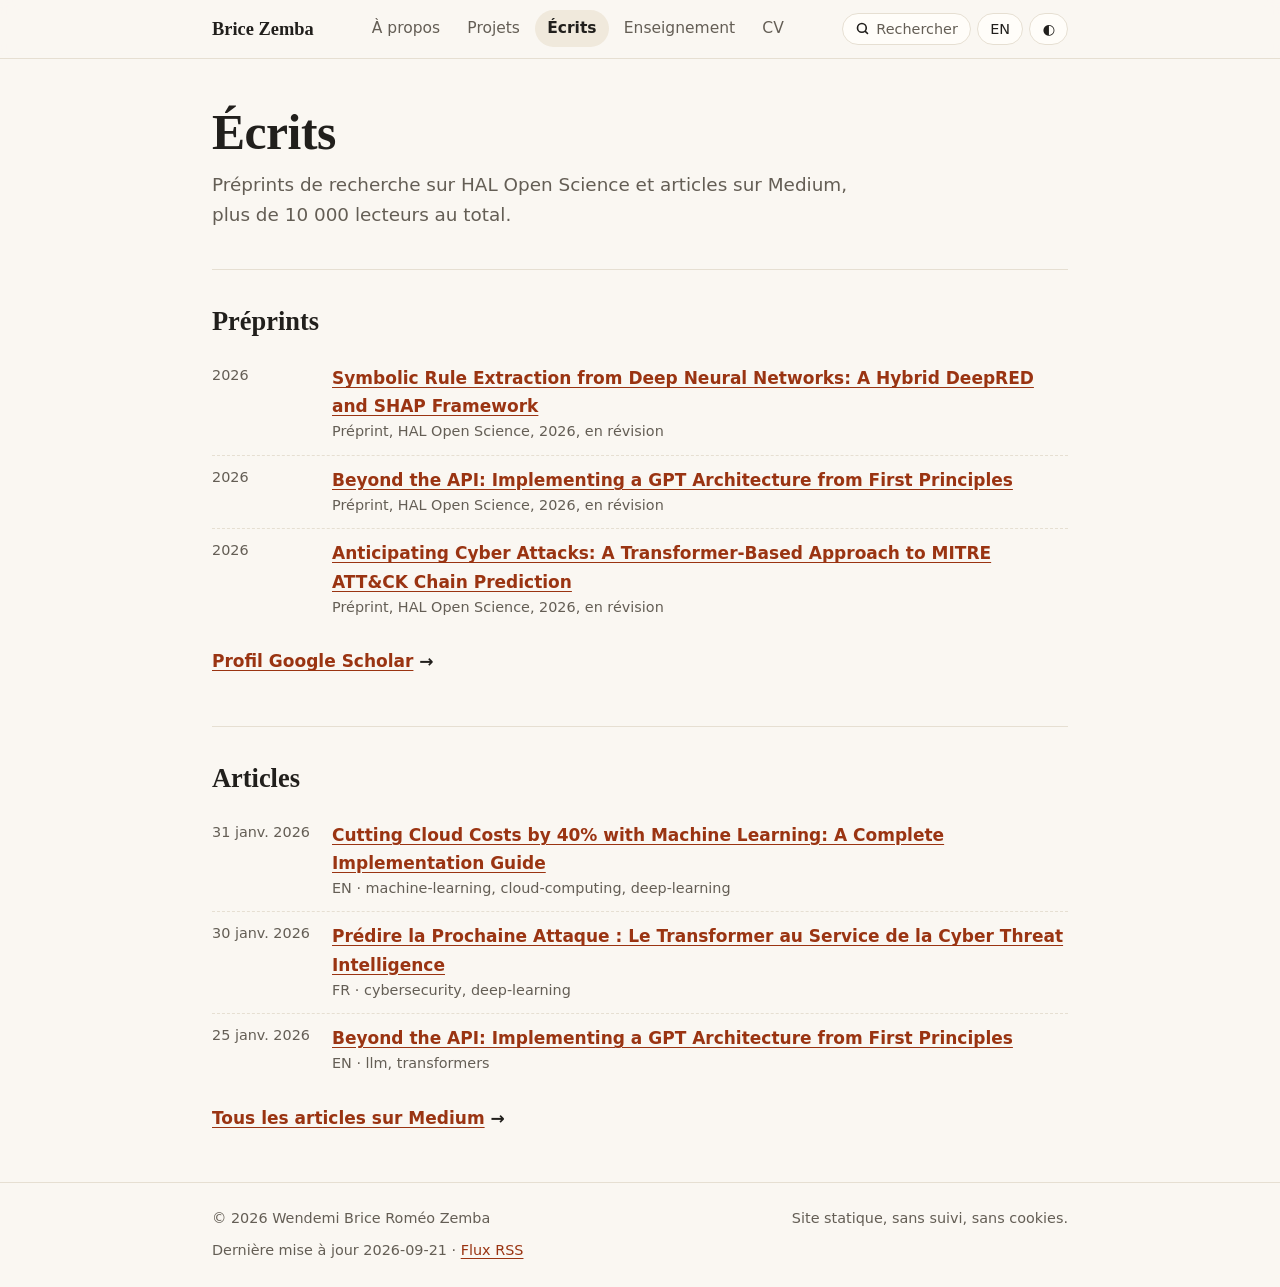
<file: fr/blog/index.html>
<!doctype html>
<html lang="fr">
<head>
<meta charset="utf-8">
<meta name="viewport" content="width=device-width, initial-scale=1">
<title>Écrits | Brice Zemba</title>
<meta name="description" content="Préprints sur HAL Open Science et articles sur Medium.">
<link rel="canonical" href="https://bricezemba.github.io/fr/blog/">
<link rel="alternate" hreflang="fr" href="https://bricezemba.github.io/fr/blog/">
<link rel="alternate" hreflang="en" href="https://bricezemba.github.io/blog/">
<link rel="alternate" hreflang="x-default" href="https://bricezemba.github.io/blog/">
<link rel="alternate" type="application/rss+xml" title="Brice Zemba" href="/feed.xml">
<meta property="og:type" content="website">
<meta property="og:title" content="Écrits | Brice Zemba">
<meta property="og:description" content="Préprints sur HAL Open Science et articles sur Medium.">
<meta property="og:url" content="https://bricezemba.github.io/fr/blog/">
<meta name="twitter:card" content="summary">
<link rel="icon" href="/assets/favicon.svg" type="image/svg+xml">
<script>try{var t=localStorage.getItem("theme");if(t)document.documentElement.setAttribute("data-theme",t)}catch(e){}</script>
<link rel="stylesheet" href="/assets/style.css">

</head>
<body>
<a class="skip" href="#main">Aller au contenu</a>
<header class="site-header">
  <div class="wrap bar">
    <a class="brand" href="/fr/">Brice Zemba</a>
    <nav aria-label="Main">
      <ul><li><a href="/fr/#about">À propos</a></li><li><a href="/fr/projects/">Projets</a></li><li><a href="/fr/blog/" aria-current="page">Écrits</a></li><li><a href="/fr/teaching-talks/">Enseignement</a></li><li><a href="/fr/cv/">CV</a></li></ul>
    </nav>
    <div class="tools">
      <button id="palette-open" class="lang" type="button" hidden aria-label="Rechercher (Ctrl+K)"><svg width="15" height="15" viewBox="0 0 24 24" fill="none" stroke="currentColor" stroke-width="2.6" stroke-linecap="round" aria-hidden="true"><circle cx="11" cy="11" r="7"/><path d="M20 20l-3.5-3.5"/></svg><span class="k">Rechercher</span></button>
      <a class="lang" href="/blog/" hreflang="en" lang="en" aria-label="Read in English">EN</a>
      <button id="theme-toggle" type="button" aria-pressed="false" aria-label="Basculer le mode sombre"><span aria-hidden="true">&#9680;</span></button>
    </div>
  </div>
</header>
<main id="main" class="wrap">

<section class="page-head">
  <h1>Écrits</h1>
  <p class="lede">Préprints de recherche sur HAL Open Science et articles sur Medium, plus de 10 000 lecteurs au total.</p>
</section>
<section aria-labelledby="h-pre">
  <h2 id="h-pre">Préprints</h2>
  <ul class="posts"><li class="post"><span class="yr">2026</span><div><a href="https://hal.science/view/index/docid/5495532" target="_blank" rel="noopener noreferrer">Symbolic Rule Extraction from Deep Neural Networks: A Hybrid DeepRED and SHAP Framework</a><p class="meta">Préprint, HAL Open Science, 2026, en révision</p></div></li><li class="post"><span class="yr">2026</span><div><a href="https://hal.science/view/index/docid/5481094" target="_blank" rel="noopener noreferrer">Beyond the API: Implementing a GPT Architecture from First Principles</a><p class="meta">Préprint, HAL Open Science, 2026, en révision</p></div></li><li class="post"><span class="yr">2026</span><div><a href="https://hal.science/view/index/docid/5485705" target="_blank" rel="noopener noreferrer">Anticipating Cyber Attacks: A Transformer-Based Approach to MITRE ATT&amp;CK Chain Prediction</a><p class="meta">Préprint, HAL Open Science, 2026, en révision</p></div></li></ul>
  <p class="more"><a href="https://scholar.google.com/citations?user=OHpJOGkAAAAJ&amp;hl=en" target="_blank" rel="noopener noreferrer">Profil Google Scholar</a> &rarr;</p>
</section>
<section aria-labelledby="h-art">
  <h2 id="h-art">Articles</h2>
  <ul class="posts"><li class="post">
  <time datetime="2026-01-31">31 janv. 2026</time>
  <div>
    <a href="https://medium.com/@bricezemba336/cutting-cloud-costs-by-40-with-machine-learning-a-complete-implementation-guide-62f777bad339" target="_blank" rel="noopener noreferrer">Cutting Cloud Costs by 40% with Machine Learning: A Complete Implementation Guide</a>
    <p class="meta">EN · machine-learning, cloud-computing, deep-learning</p>
  </div>
</li><li class="post">
  <time datetime="2026-01-30">30 janv. 2026</time>
  <div>
    <a href="https://medium.com/@bricezemba336/pr%C3%A9dire-la-prochaine-attaque-le-transformer-au-service-de-la-cyber-threat-intelligence-74169aa2ddd7" target="_blank" rel="noopener noreferrer">Prédire la Prochaine Attaque : Le Transformer au Service de la Cyber Threat Intelligence</a>
    <p class="meta">FR · cybersecurity, deep-learning</p>
  </div>
</li><li class="post">
  <time datetime="2026-01-25">25 janv. 2026</time>
  <div>
    <a href="https://medium.com/@bricezemba336/beyond-the-api-implementing-a-gpt-architecture-from-first-principles-e6079962e08d" target="_blank" rel="noopener noreferrer">Beyond the API: Implementing a GPT Architecture from First Principles</a>
    <p class="meta">EN · llm, transformers</p>
  </div>
</li></ul>
  <p class="more"><a href="https://medium.com/@bricezemba336" target="_blank" rel="noopener noreferrer">Tous les articles sur Medium</a> &rarr;</p>
</section>
</main>
<footer class="site-footer">
  <div class="wrap foot">
    <span>&copy; 2026 Wendemi Brice Roméo Zemba</span>
    <span>Site statique, sans suivi, sans cookies.</span>
    <span>Dernière mise à jour 2026-09-21 · <a href="/feed.xml">Flux RSS</a></span>
  </div>
</footer>
<dialog id="palette" aria-label="Palette de commandes" data-none="Aucun résultat">
  <div class="pal-box">
    <input id="palette-input" type="text" role="combobox" aria-expanded="true" aria-controls="palette-list" aria-autocomplete="list" placeholder="Chercher pages, projets, liens" autocomplete="off" spellcheck="false">
    <ul id="palette-list" role="listbox"></ul>
    <p class="pal-hint">Haut et bas pour naviguer, Entrée pour ouvrir, Échap pour fermer</p>
  </div>
</dialog>
<script type="application/json" id="palette-data">[{"g":"Pages","l":"Accueil","u":"/fr/","k":""},{"g":"Pages","l":"Projets","u":"/fr/projects/","k":""},{"g":"Pages","l":"Écrits","u":"/fr/blog/","k":""},{"g":"Pages","l":"Enseignement","u":"/fr/teaching-talks/","k":""},{"g":"Pages","l":"CV","u":"/fr/cv/","k":"resume curriculum"},{"g":"Sections","l":"Actualités","u":"/fr/#news","k":""},{"g":"Sections","l":"À propos de moi","u":"/fr/#about","k":""},{"g":"Sections","l":"Carte de recherche","u":"/fr/#map","k":""},{"g":"Sections","l":"Formation","u":"/fr/#education","k":""},{"g":"Sections","l":"Expérience","u":"/fr/#experience","k":""},{"g":"Sections","l":"Projets sélectionnés","u":"/fr/#work","k":""},{"g":"Sections","l":"Résultats négatifs","u":"/fr/#negatives","k":""},{"g":"Sections","l":"Distinctions et certifications","u":"/fr/#awards","k":""},{"g":"Sections","l":"Derniers écrits","u":"/fr/#posts","k":""},{"g":"Projets","l":"Détection précoce de la fusariose du maïs par séries temporelles satellitaires","u":"/fr/projects/#thesis-fusarium","k":"Mémoire fusariose Télédétection Évaluation"},{"g":"Projets","l":"Allocation de ressources économe en énergie pour O-RAN par apprentissage par renforcement","u":"/fr/projects/#oran-rl","k":"RL pour O-RAN Apprentissage par renforcement Réseaux sans fil"},{"g":"Projets","l":"Coordination multi-agents décentralisée par réseaux de neurones sur graphes","u":"/fr/projects/#gnn-agents","k":"Agents GNN Systèmes multi-agents Réseaux de neurones sur graphes"},{"g":"Projets","l":"Un GPT depuis les premiers principes, avec RAG sur graphe de connaissances","u":"/fr/projects/#gpt-scratch","k":"GPT depuis zéro LLM Génération augmentée par récupération"},{"g":"Projets","l":"Extraction de règles symboliques avec DeepRED et SHAP","u":"/fr/projects/#deepred-shap","k":"DeepRED + SHAP Interprétabilité"},{"g":"Projets","l":"Anticiper les cyberattaques avec un Transformer","u":"/fr/projects/#attack-chains","k":"Transformer ATT&CK Cybersécurité Modèles de séquences"},{"g":"Projets","l":"Red-teaming de LLM en langues africaines (défi Zindi Trust and Safety)","u":"/fr/projects/#zindi-redteam","k":"Red-teaming de LLM Sûreté de l'IA Red-teaming"},{"g":"Liens","l":"GitHub","u":"https://github.com/BriceZemba","k":"code repositories","x":1},{"g":"Liens","l":"LinkedIn","u":"https://linkedin.com/in/wendemi-brice-romeo-zemba/","k":"","x":1},{"g":"Liens","l":"Google Scholar","u":"https://scholar.google.com/citations?user=OHpJOGkAAAAJ&hl=en","k":"publications citations","x":1},{"g":"Liens","l":"Medium","u":"https://medium.com/@bricezemba336","k":"articles blog","x":1},{"g":"Liens","l":"Courriel","u":"mailto:bricezemba336@gmail.com","k":"contact mail"},{"g":"Actions","l":"Basculer le mode sombre","a":"theme","k":"dark light theme mode sombre clair"},{"g":"Actions","l":"Lire en anglais","u":"/blog/","k":"language langue francais english"}]</script>
<script src="/assets/main.js" defer></script>
</body>
</html>
</file>
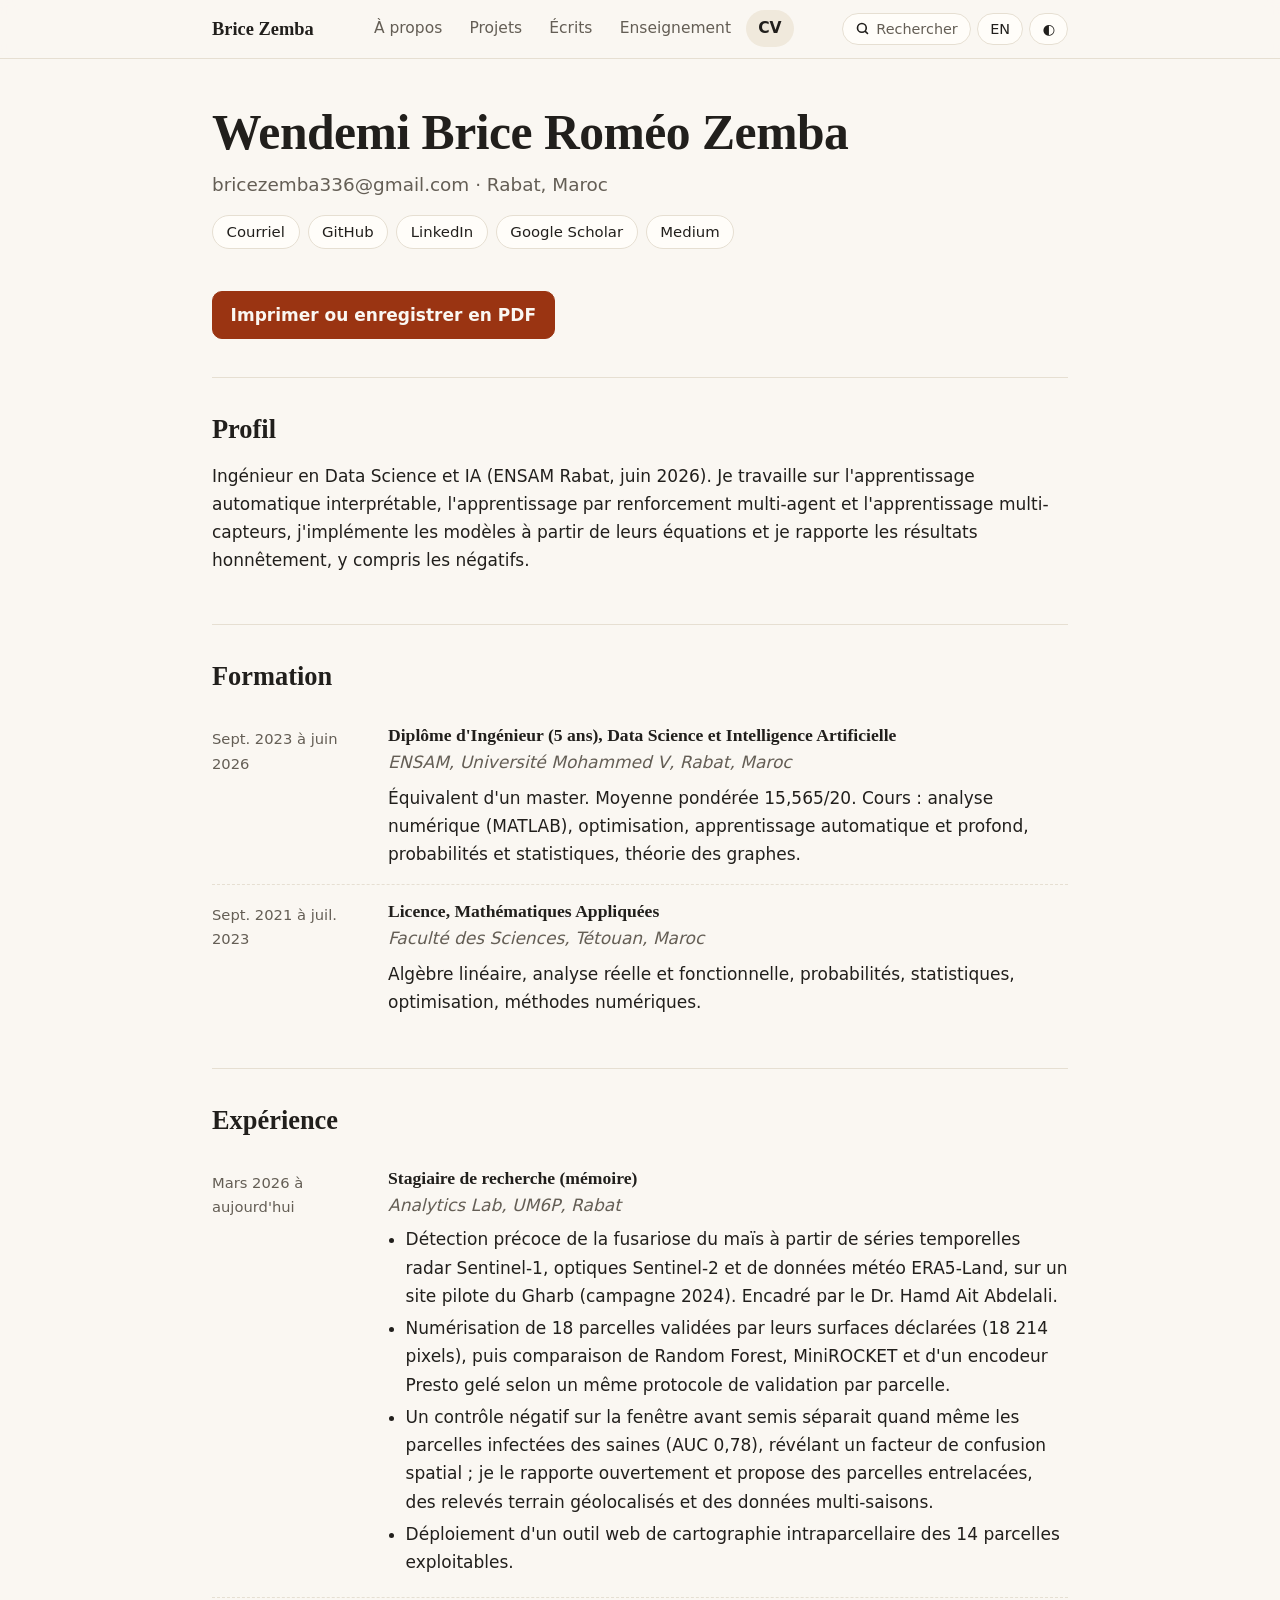
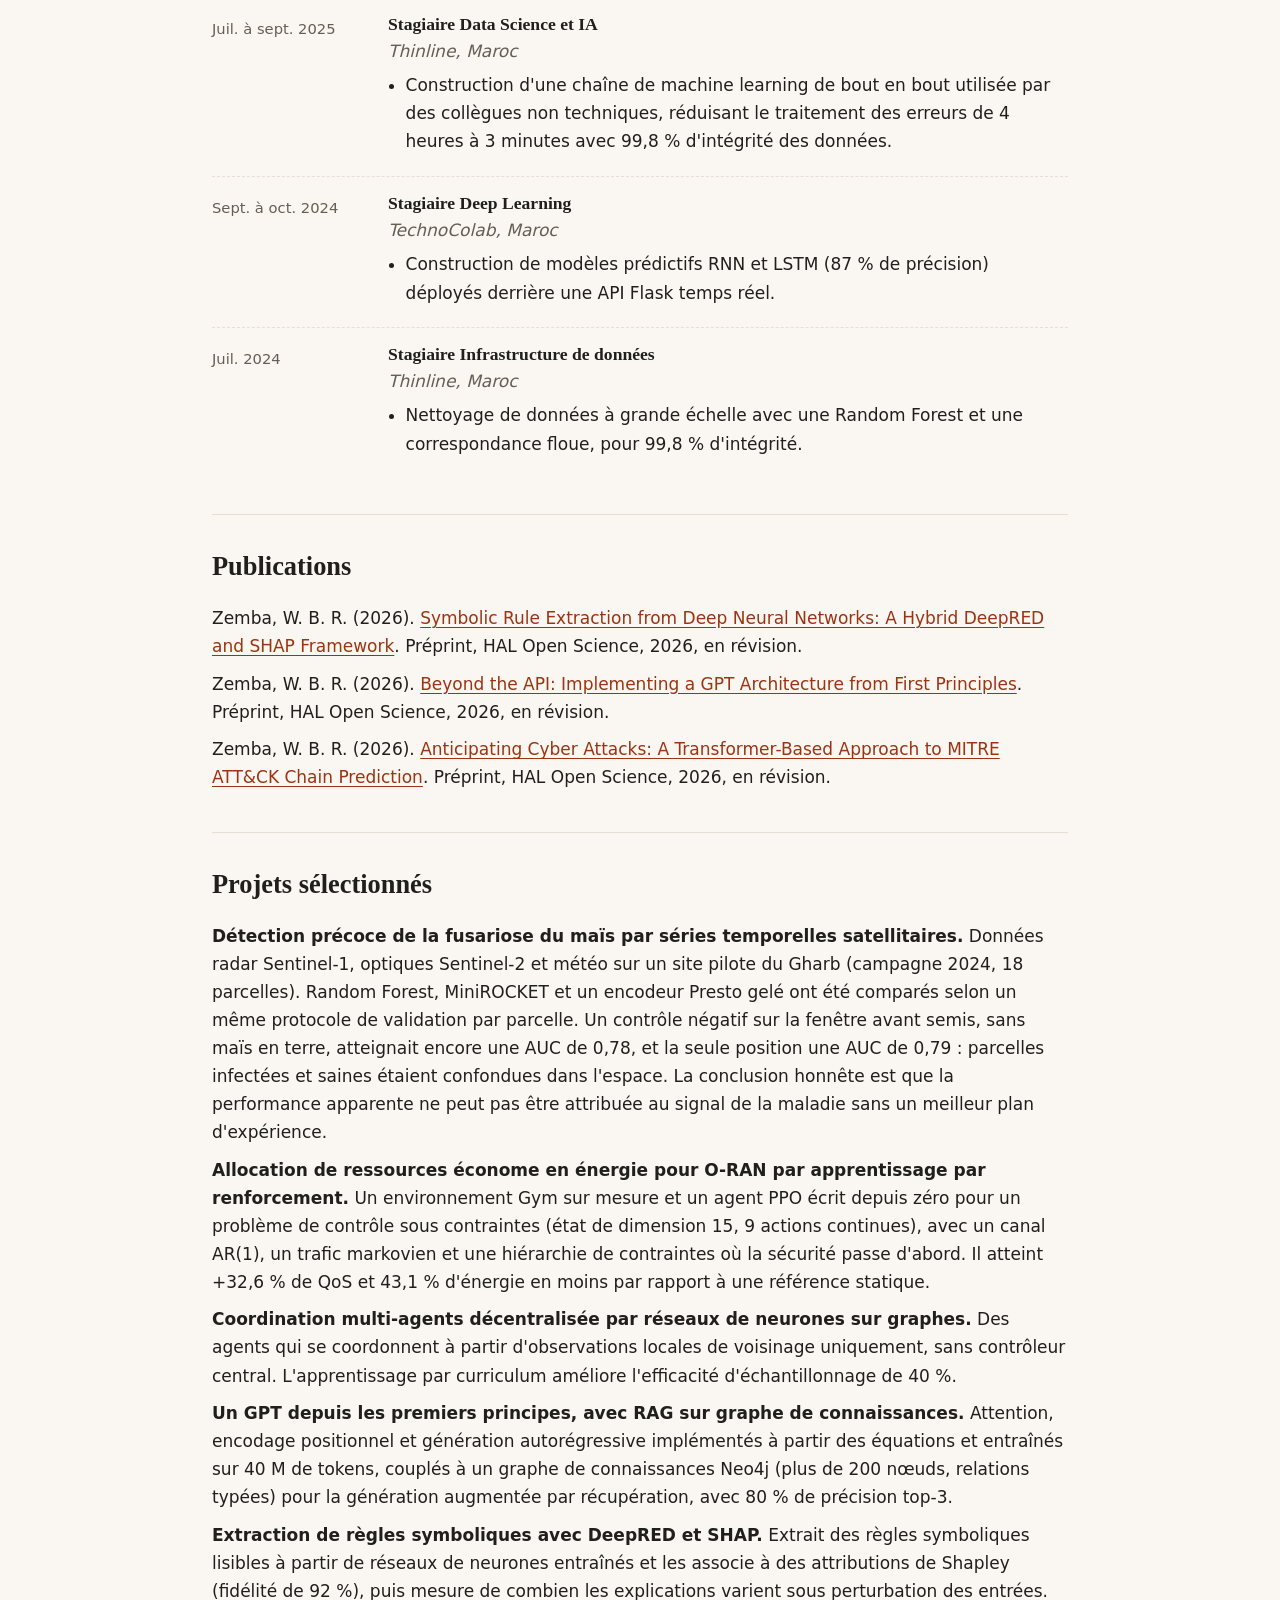
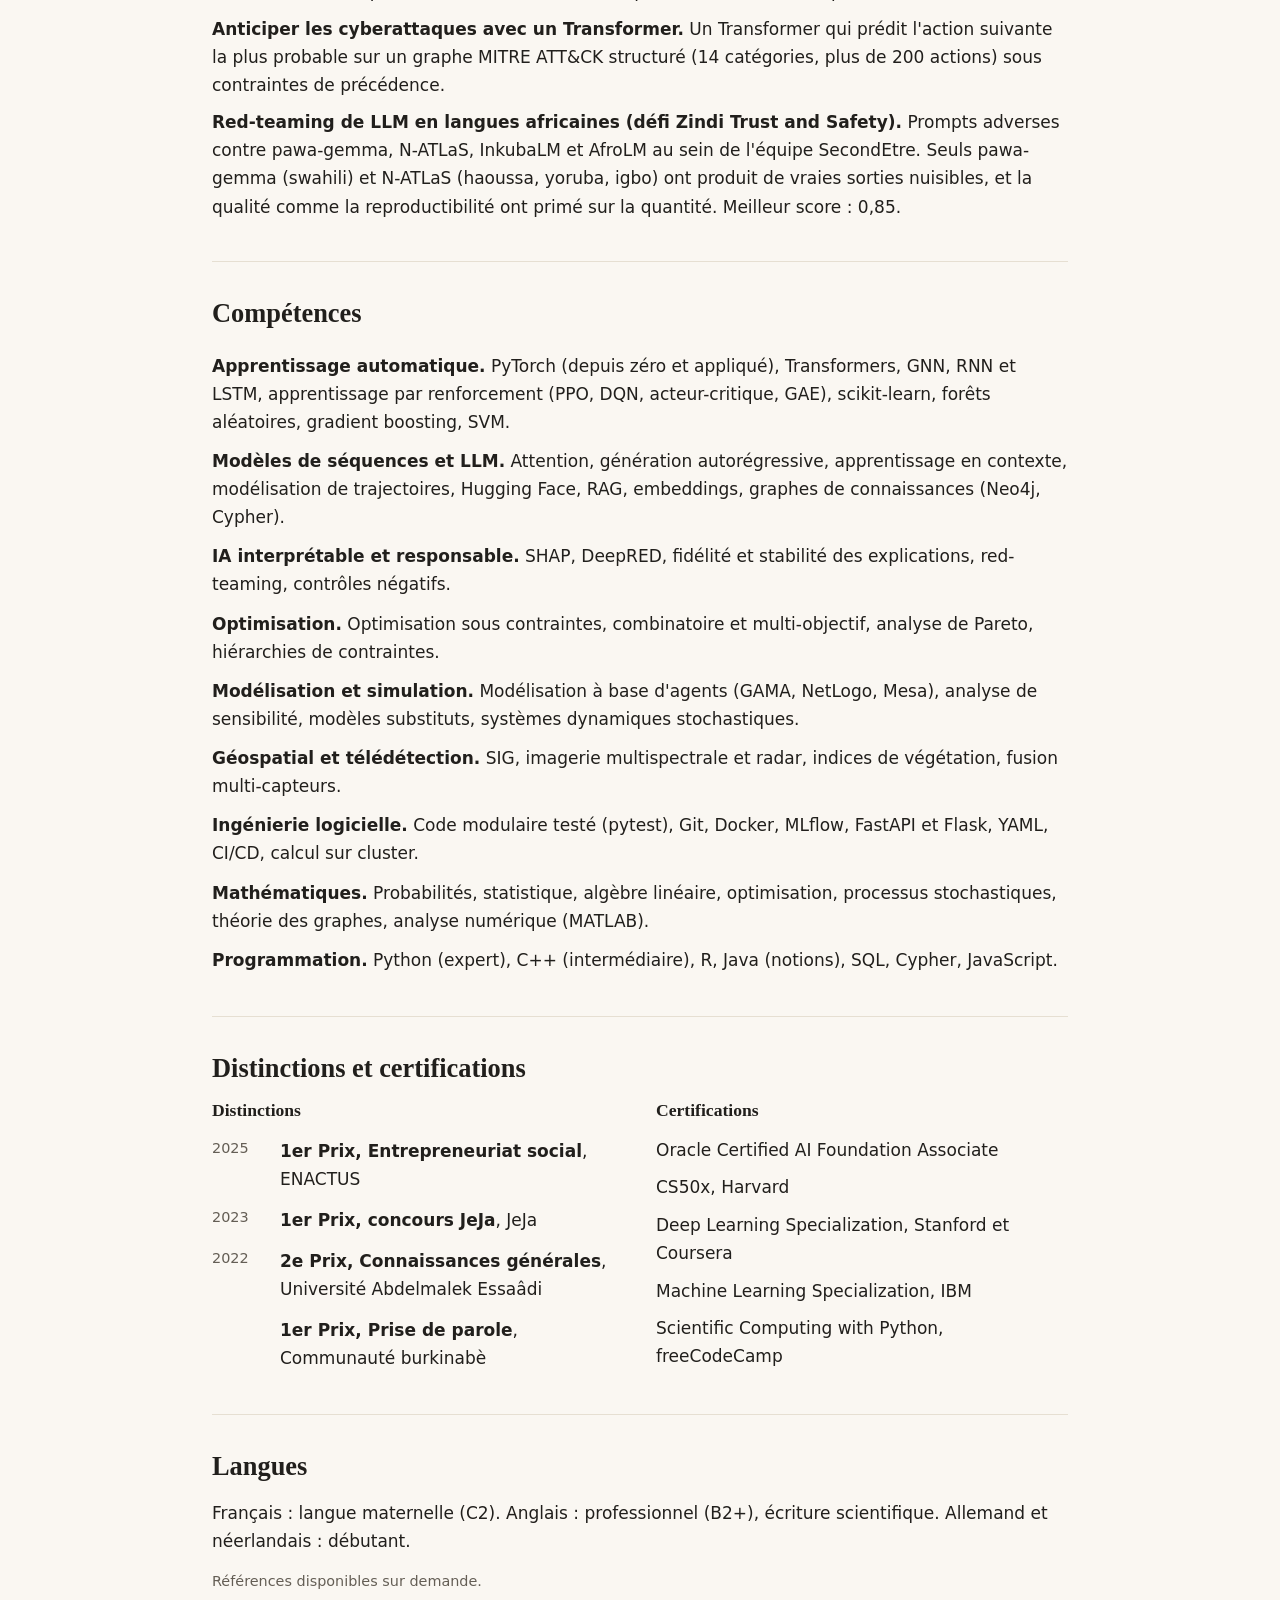
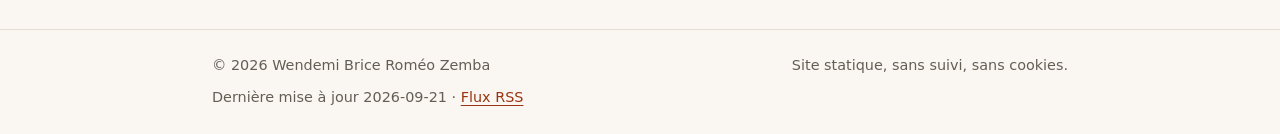
<file: fr/cv/index.html>
<!doctype html>
<html lang="fr">
<head>
<meta charset="utf-8">
<meta name="viewport" content="width=device-width, initial-scale=1">
<title>CV | Brice Zemba</title>
<meta name="description" content="Curriculum vitae de Wendemi Brice Roméo Zemba : formation, recherche, expérience, publications, compétences.">
<link rel="canonical" href="https://bricezemba.github.io/fr/cv/">
<link rel="alternate" hreflang="fr" href="https://bricezemba.github.io/fr/cv/">
<link rel="alternate" hreflang="en" href="https://bricezemba.github.io/cv/">
<link rel="alternate" hreflang="x-default" href="https://bricezemba.github.io/cv/">
<link rel="alternate" type="application/rss+xml" title="Brice Zemba" href="/feed.xml">
<meta property="og:type" content="website">
<meta property="og:title" content="CV | Brice Zemba">
<meta property="og:description" content="Curriculum vitae de Wendemi Brice Roméo Zemba : formation, recherche, expérience, publications, compétences.">
<meta property="og:url" content="https://bricezemba.github.io/fr/cv/">
<meta name="twitter:card" content="summary">
<link rel="icon" href="/assets/favicon.svg" type="image/svg+xml">
<script>try{var t=localStorage.getItem("theme");if(t)document.documentElement.setAttribute("data-theme",t)}catch(e){}</script>
<link rel="stylesheet" href="/assets/style.css">

</head>
<body>
<a class="skip" href="#main">Aller au contenu</a>
<header class="site-header">
  <div class="wrap bar">
    <a class="brand" href="/fr/">Brice Zemba</a>
    <nav aria-label="Main">
      <ul><li><a href="/fr/#about">À propos</a></li><li><a href="/fr/projects/">Projets</a></li><li><a href="/fr/blog/">Écrits</a></li><li><a href="/fr/teaching-talks/">Enseignement</a></li><li><a href="/fr/cv/" aria-current="page">CV</a></li></ul>
    </nav>
    <div class="tools">
      <button id="palette-open" class="lang" type="button" hidden aria-label="Rechercher (Ctrl+K)"><svg width="15" height="15" viewBox="0 0 24 24" fill="none" stroke="currentColor" stroke-width="2.6" stroke-linecap="round" aria-hidden="true"><circle cx="11" cy="11" r="7"/><path d="M20 20l-3.5-3.5"/></svg><span class="k">Rechercher</span></button>
      <a class="lang" href="/cv/" hreflang="en" lang="en" aria-label="Read in English">EN</a>
      <button id="theme-toggle" type="button" aria-pressed="false" aria-label="Basculer le mode sombre"><span aria-hidden="true">&#9680;</span></button>
    </div>
  </div>
</header>
<main id="main" class="wrap">

<section class="page-head cv-head">
  <div>
    <h1>Wendemi Brice Roméo Zemba</h1>
    <p class="lede">bricezemba336@gmail.com · Rabat, Maroc</p>
    <ul class="pills"><li><a class="pill" href="mailto:bricezemba336@gmail.com">Courriel</a></li><li><a class="pill" href="https://github.com/BriceZemba" target="_blank" rel="noopener noreferrer">GitHub</a></li><li><a class="pill" href="https://linkedin.com/in/wendemi-brice-romeo-zemba/" target="_blank" rel="noopener noreferrer">LinkedIn</a></li><li><a class="pill" href="https://scholar.google.com/citations?user=OHpJOGkAAAAJ&amp;hl=en" target="_blank" rel="noopener noreferrer">Google Scholar</a></li><li><a class="pill" href="https://medium.com/@bricezemba336" target="_blank" rel="noopener noreferrer">Medium</a></li></ul>
  </div>
  <p class="noprint"><button class="btn primary" type="button" data-print>Imprimer ou enregistrer en PDF</button></p>
</section>
<section><h2>Profil</h2><p>Ingénieur en Data Science et IA (ENSAM Rabat, juin 2026). Je travaille sur l&#39;apprentissage automatique interprétable, l&#39;apprentissage par renforcement multi-agent et l&#39;apprentissage multi-capteurs, j&#39;implémente les modèles à partir de leurs équations et je rapporte les résultats honnêtement, y compris les négatifs.</p></section>
<section><h2>Formation</h2><div class="entry">
  <div class="when">Sept. 2023 à juin 2026</div>
  <div>
    <h3>Diplôme d&#39;Ingénieur (5 ans), Data Science et Intelligence Artificielle</h3>
    <p class="org">ENSAM, Université Mohammed V, Rabat, Maroc</p>
    <p>Équivalent d&#39;un master. Moyenne pondérée 15,565/20. Cours : analyse numérique (MATLAB), optimisation, apprentissage automatique et profond, probabilités et statistiques, théorie des graphes.</p>
  </div>
</div><div class="entry">
  <div class="when">Sept. 2021 à juil. 2023</div>
  <div>
    <h3>Licence, Mathématiques Appliquées</h3>
    <p class="org">Faculté des Sciences, Tétouan, Maroc</p>
    <p>Algèbre linéaire, analyse réelle et fonctionnelle, probabilités, statistiques, optimisation, méthodes numériques.</p>
  </div>
</div></section>
<section><h2>Expérience</h2><div class="entry">
  <div class="when">Mars 2026 à aujourd&#39;hui</div>
  <div>
    <h3>Stagiaire de recherche (mémoire)</h3>
    <p class="org">Analytics Lab, UM6P, Rabat</p>
    <ul class="bullets"><li>Détection précoce de la fusariose du maïs à partir de séries temporelles radar Sentinel-1, optiques Sentinel-2 et de données météo ERA5-Land, sur un site pilote du Gharb (campagne 2024). Encadré par le Dr. Hamd Ait Abdelali.</li><li>Numérisation de 18 parcelles validées par leurs surfaces déclarées (18 214 pixels), puis comparaison de Random Forest, MiniROCKET et d&#39;un encodeur Presto gelé selon un même protocole de validation par parcelle.</li><li>Un contrôle négatif sur la fenêtre avant semis séparait quand même les parcelles infectées des saines (AUC 0,78), révélant un facteur de confusion spatial ; je le rapporte ouvertement et propose des parcelles entrelacées, des relevés terrain géolocalisés et des données multi-saisons.</li><li>Déploiement d&#39;un outil web de cartographie intraparcellaire des 14 parcelles exploitables.</li></ul>
  </div>
</div><div class="entry">
  <div class="when">Juil. à sept. 2025</div>
  <div>
    <h3>Stagiaire Data Science et IA</h3>
    <p class="org">Thinline, Maroc</p>
    <ul class="bullets"><li>Construction d&#39;une chaîne de machine learning de bout en bout utilisée par des collègues non techniques, réduisant le traitement des erreurs de 4 heures à 3 minutes avec 99,8 % d&#39;intégrité des données.</li></ul>
  </div>
</div><div class="entry">
  <div class="when">Sept. à oct. 2024</div>
  <div>
    <h3>Stagiaire Deep Learning</h3>
    <p class="org">TechnoColab, Maroc</p>
    <ul class="bullets"><li>Construction de modèles prédictifs RNN et LSTM (87 % de précision) déployés derrière une API Flask temps réel.</li></ul>
  </div>
</div><div class="entry">
  <div class="when">Juil. 2024</div>
  <div>
    <h3>Stagiaire Infrastructure de données</h3>
    <p class="org">Thinline, Maroc</p>
    <ul class="bullets"><li>Nettoyage de données à grande échelle avec une Random Forest et une correspondance floue, pour 99,8 % d&#39;intégrité.</li></ul>
  </div>
</div></section>
<section><h2>Publications</h2><ul class="plain"><li>Zemba, W. B. R. (2026). <a href="https://hal.science/view/index/docid/5495532" target="_blank" rel="noopener noreferrer">Symbolic Rule Extraction from Deep Neural Networks: A Hybrid DeepRED and SHAP Framework</a>. Préprint, HAL Open Science, 2026, en révision.</li><li>Zemba, W. B. R. (2026). <a href="https://hal.science/view/index/docid/5481094" target="_blank" rel="noopener noreferrer">Beyond the API: Implementing a GPT Architecture from First Principles</a>. Préprint, HAL Open Science, 2026, en révision.</li><li>Zemba, W. B. R. (2026). <a href="https://hal.science/view/index/docid/5485705" target="_blank" rel="noopener noreferrer">Anticipating Cyber Attacks: A Transformer-Based Approach to MITRE ATT&amp;CK Chain Prediction</a>. Préprint, HAL Open Science, 2026, en révision.</li></ul></section>
<section><h2>Projets sélectionnés</h2>
  <ul class="plain"><li><strong>Détection précoce de la fusariose du maïs par séries temporelles satellitaires.</strong> Données radar Sentinel-1, optiques Sentinel-2 et météo sur un site pilote du Gharb (campagne 2024, 18 parcelles). Random Forest, MiniROCKET et un encodeur Presto gelé ont été comparés selon un même protocole de validation par parcelle. Un contrôle négatif sur la fenêtre avant semis, sans maïs en terre, atteignait encore une AUC de 0,78, et la seule position une AUC de 0,79 : parcelles infectées et saines étaient confondues dans l&#39;espace. La conclusion honnête est que la performance apparente ne peut pas être attribuée au signal de la maladie sans un meilleur plan d&#39;expérience.</li><li><strong>Allocation de ressources économe en énergie pour O-RAN par apprentissage par renforcement.</strong> Un environnement Gym sur mesure et un agent PPO écrit depuis zéro pour un problème de contrôle sous contraintes (état de dimension 15, 9 actions continues), avec un canal AR(1), un trafic markovien et une hiérarchie de contraintes où la sécurité passe d&#39;abord. Il atteint +32,6 % de QoS et 43,1 % d&#39;énergie en moins par rapport à une référence statique.</li><li><strong>Coordination multi-agents décentralisée par réseaux de neurones sur graphes.</strong> Des agents qui se coordonnent à partir d&#39;observations locales de voisinage uniquement, sans contrôleur central. L&#39;apprentissage par curriculum améliore l&#39;efficacité d&#39;échantillonnage de 40 %.</li><li><strong>Un GPT depuis les premiers principes, avec RAG sur graphe de connaissances.</strong> Attention, encodage positionnel et génération autorégressive implémentés à partir des équations et entraînés sur 40 M de tokens, couplés à un graphe de connaissances Neo4j (plus de 200 nœuds, relations typées) pour la génération augmentée par récupération, avec 80 % de précision top-3.</li><li><strong>Extraction de règles symboliques avec DeepRED et SHAP.</strong> Extrait des règles symboliques lisibles à partir de réseaux de neurones entraînés et les associe à des attributions de Shapley (fidélité de 92 %), puis mesure de combien les explications varient sous perturbation des entrées.</li><li><strong>Anticiper les cyberattaques avec un Transformer.</strong> Un Transformer qui prédit l&#39;action suivante la plus probable sur un graphe MITRE ATT&amp;CK structuré (14 catégories, plus de 200 actions) sous contraintes de précédence.</li><li><strong>Red-teaming de LLM en langues africaines (défi Zindi Trust and Safety).</strong> Prompts adverses contre pawa-gemma, N-ATLaS, InkubaLM et AfroLM au sein de l&#39;équipe SecondEtre. Seuls pawa-gemma (swahili) et N-ATLaS (haoussa, yoruba, igbo) ont produit de vraies sorties nuisibles, et la qualité comme la reproductibilité ont primé sur la quantité. Meilleur score : 0,85.</li></ul>
</section>
<section><h2>Compétences</h2><ul class="plain skills"><li><strong>Apprentissage automatique.</strong> PyTorch (depuis zéro et appliqué), Transformers, GNN, RNN et LSTM, apprentissage par renforcement (PPO, DQN, acteur-critique, GAE), scikit-learn, forêts aléatoires, gradient boosting, SVM.</li><li><strong>Modèles de séquences et LLM.</strong> Attention, génération autorégressive, apprentissage en contexte, modélisation de trajectoires, Hugging Face, RAG, embeddings, graphes de connaissances (Neo4j, Cypher).</li><li><strong>IA interprétable et responsable.</strong> SHAP, DeepRED, fidélité et stabilité des explications, red-teaming, contrôles négatifs.</li><li><strong>Optimisation.</strong> Optimisation sous contraintes, combinatoire et multi-objectif, analyse de Pareto, hiérarchies de contraintes.</li><li><strong>Modélisation et simulation.</strong> Modélisation à base d&#39;agents (GAMA, NetLogo, Mesa), analyse de sensibilité, modèles substituts, systèmes dynamiques stochastiques.</li><li><strong>Géospatial et télédétection.</strong> SIG, imagerie multispectrale et radar, indices de végétation, fusion multi-capteurs.</li><li><strong>Ingénierie logicielle.</strong> Code modulaire testé (pytest), Git, Docker, MLflow, FastAPI et Flask, YAML, CI/CD, calcul sur cluster.</li><li><strong>Mathématiques.</strong> Probabilités, statistique, algèbre linéaire, optimisation, processus stochastiques, théorie des graphes, analyse numérique (MATLAB).</li><li><strong>Programmation.</strong> Python (expert), C++ (intermédiaire), R, Java (notions), SQL, Cypher, JavaScript.</li></ul></section>
<section><h2>Distinctions et certifications</h2><div class="two">
  <div>
    <h3>Distinctions</h3>
    <ul class="awards"><li><span class="yr">2025</span><span><strong>1er Prix, Entrepreneuriat social</strong>, ENACTUS</span></li><li><span class="yr">2023</span><span><strong>1er Prix, concours JeJa</strong>, JeJa</span></li><li><span class="yr">2022</span><span><strong>2e Prix, Connaissances générales</strong>, Université Abdelmalek Essaâdi</span></li><li><span class="yr"></span><span><strong>1er Prix, Prise de parole</strong>, Communauté burkinabè</span></li></ul>
  </div>
  <div>
    <h3>Certifications</h3>
    <ul class="plain"><li>Oracle Certified AI Foundation Associate</li><li>CS50x, Harvard</li><li>Deep Learning Specialization, Stanford et Coursera</li><li>Machine Learning Specialization, IBM</li><li>Scientific Computing with Python, freeCodeCamp</li></ul>
  </div>
</div></section>
<section><h2>Langues</h2><p>Français : langue maternelle (C2). Anglais : professionnel (B2+), écriture scientifique. Allemand et néerlandais : débutant.</p><p class="meta">Références disponibles sur demande.</p></section>
</main>
<footer class="site-footer">
  <div class="wrap foot">
    <span>&copy; 2026 Wendemi Brice Roméo Zemba</span>
    <span>Site statique, sans suivi, sans cookies.</span>
    <span>Dernière mise à jour 2026-09-21 · <a href="/feed.xml">Flux RSS</a></span>
  </div>
</footer>
<dialog id="palette" aria-label="Palette de commandes" data-none="Aucun résultat">
  <div class="pal-box">
    <input id="palette-input" type="text" role="combobox" aria-expanded="true" aria-controls="palette-list" aria-autocomplete="list" placeholder="Chercher pages, projets, liens" autocomplete="off" spellcheck="false">
    <ul id="palette-list" role="listbox"></ul>
    <p class="pal-hint">Haut et bas pour naviguer, Entrée pour ouvrir, Échap pour fermer</p>
  </div>
</dialog>
<script type="application/json" id="palette-data">[{"g":"Pages","l":"Accueil","u":"/fr/","k":""},{"g":"Pages","l":"Projets","u":"/fr/projects/","k":""},{"g":"Pages","l":"Écrits","u":"/fr/blog/","k":""},{"g":"Pages","l":"Enseignement","u":"/fr/teaching-talks/","k":""},{"g":"Pages","l":"CV","u":"/fr/cv/","k":"resume curriculum"},{"g":"Sections","l":"Actualités","u":"/fr/#news","k":""},{"g":"Sections","l":"À propos de moi","u":"/fr/#about","k":""},{"g":"Sections","l":"Carte de recherche","u":"/fr/#map","k":""},{"g":"Sections","l":"Formation","u":"/fr/#education","k":""},{"g":"Sections","l":"Expérience","u":"/fr/#experience","k":""},{"g":"Sections","l":"Projets sélectionnés","u":"/fr/#work","k":""},{"g":"Sections","l":"Résultats négatifs","u":"/fr/#negatives","k":""},{"g":"Sections","l":"Distinctions et certifications","u":"/fr/#awards","k":""},{"g":"Sections","l":"Derniers écrits","u":"/fr/#posts","k":""},{"g":"Projets","l":"Détection précoce de la fusariose du maïs par séries temporelles satellitaires","u":"/fr/projects/#thesis-fusarium","k":"Mémoire fusariose Télédétection Évaluation"},{"g":"Projets","l":"Allocation de ressources économe en énergie pour O-RAN par apprentissage par renforcement","u":"/fr/projects/#oran-rl","k":"RL pour O-RAN Apprentissage par renforcement Réseaux sans fil"},{"g":"Projets","l":"Coordination multi-agents décentralisée par réseaux de neurones sur graphes","u":"/fr/projects/#gnn-agents","k":"Agents GNN Systèmes multi-agents Réseaux de neurones sur graphes"},{"g":"Projets","l":"Un GPT depuis les premiers principes, avec RAG sur graphe de connaissances","u":"/fr/projects/#gpt-scratch","k":"GPT depuis zéro LLM Génération augmentée par récupération"},{"g":"Projets","l":"Extraction de règles symboliques avec DeepRED et SHAP","u":"/fr/projects/#deepred-shap","k":"DeepRED + SHAP Interprétabilité"},{"g":"Projets","l":"Anticiper les cyberattaques avec un Transformer","u":"/fr/projects/#attack-chains","k":"Transformer ATT&CK Cybersécurité Modèles de séquences"},{"g":"Projets","l":"Red-teaming de LLM en langues africaines (défi Zindi Trust and Safety)","u":"/fr/projects/#zindi-redteam","k":"Red-teaming de LLM Sûreté de l'IA Red-teaming"},{"g":"Liens","l":"GitHub","u":"https://github.com/BriceZemba","k":"code repositories","x":1},{"g":"Liens","l":"LinkedIn","u":"https://linkedin.com/in/wendemi-brice-romeo-zemba/","k":"","x":1},{"g":"Liens","l":"Google Scholar","u":"https://scholar.google.com/citations?user=OHpJOGkAAAAJ&hl=en","k":"publications citations","x":1},{"g":"Liens","l":"Medium","u":"https://medium.com/@bricezemba336","k":"articles blog","x":1},{"g":"Liens","l":"Courriel","u":"mailto:bricezemba336@gmail.com","k":"contact mail"},{"g":"Actions","l":"Basculer le mode sombre","a":"theme","k":"dark light theme mode sombre clair"},{"g":"Actions","l":"Lire en anglais","u":"/cv/","k":"language langue francais english"}]</script>
<script src="/assets/main.js" defer></script>
</body>
</html>
</file>
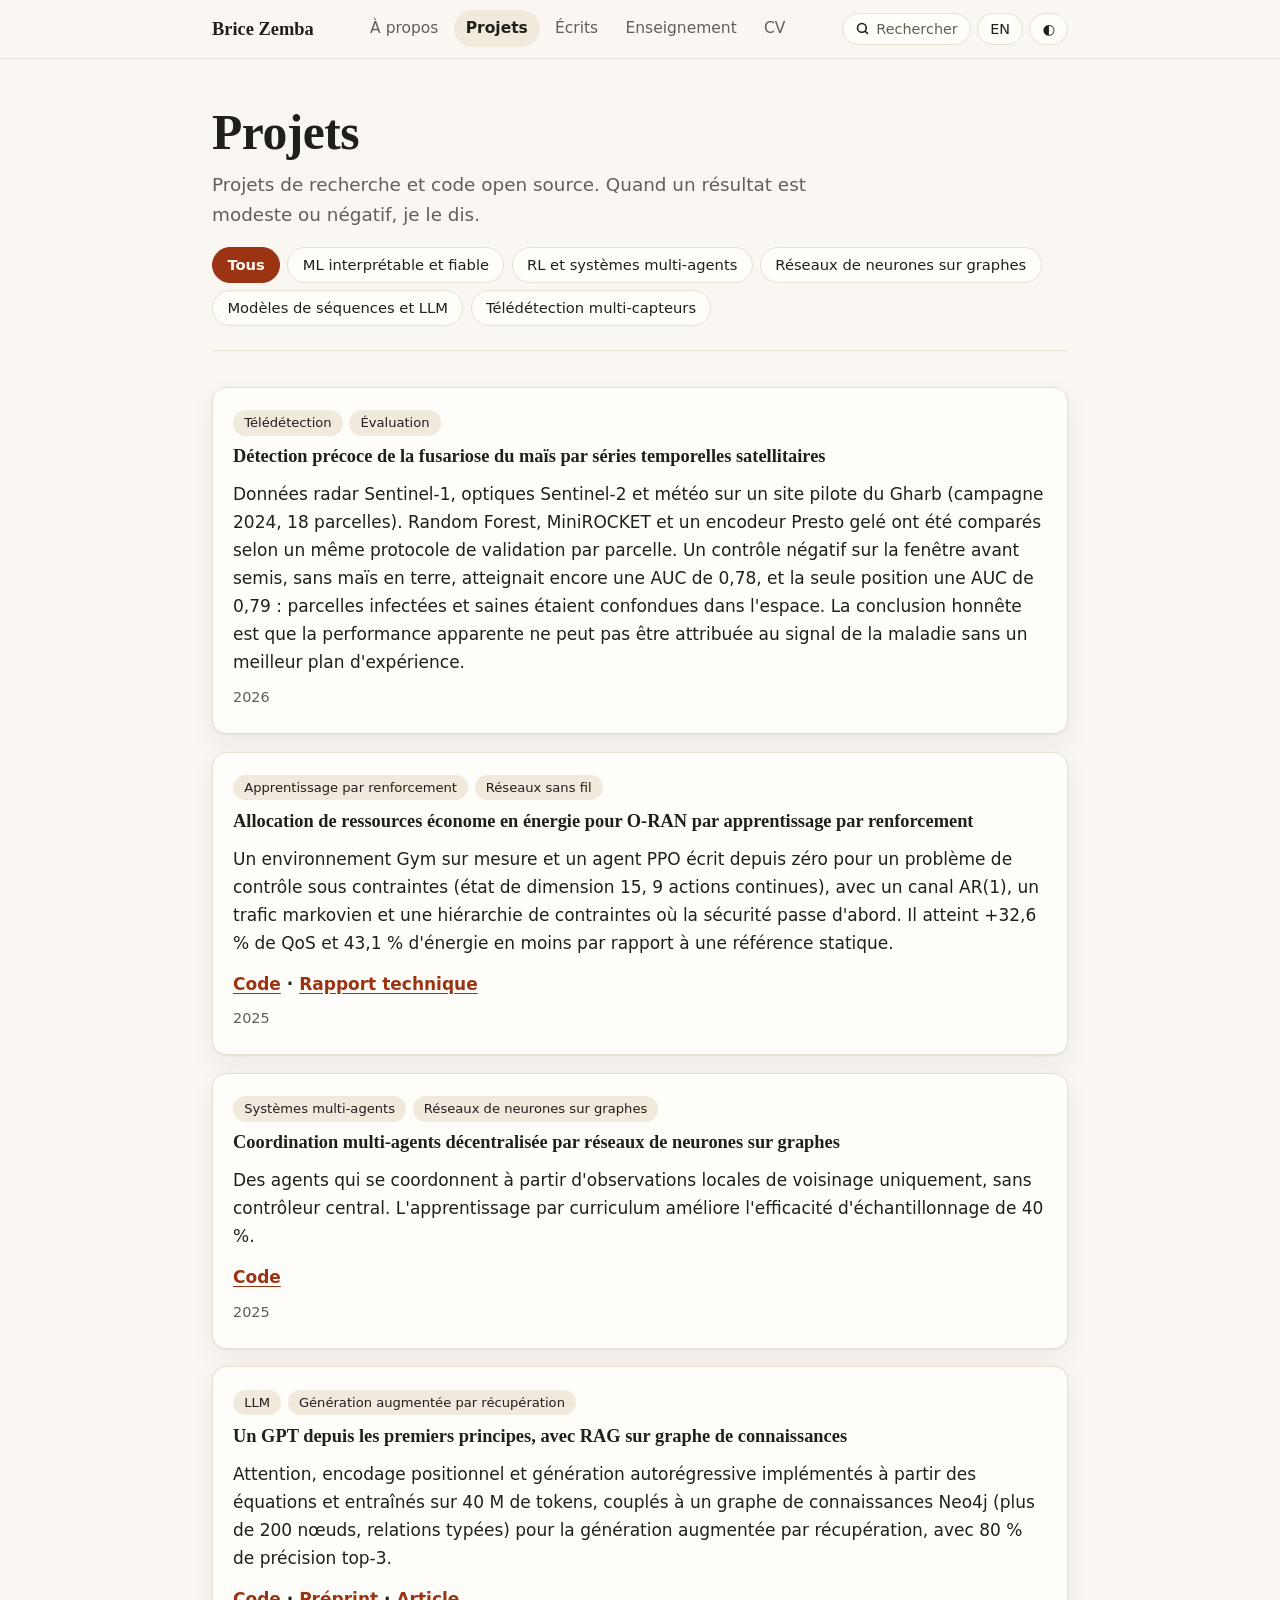
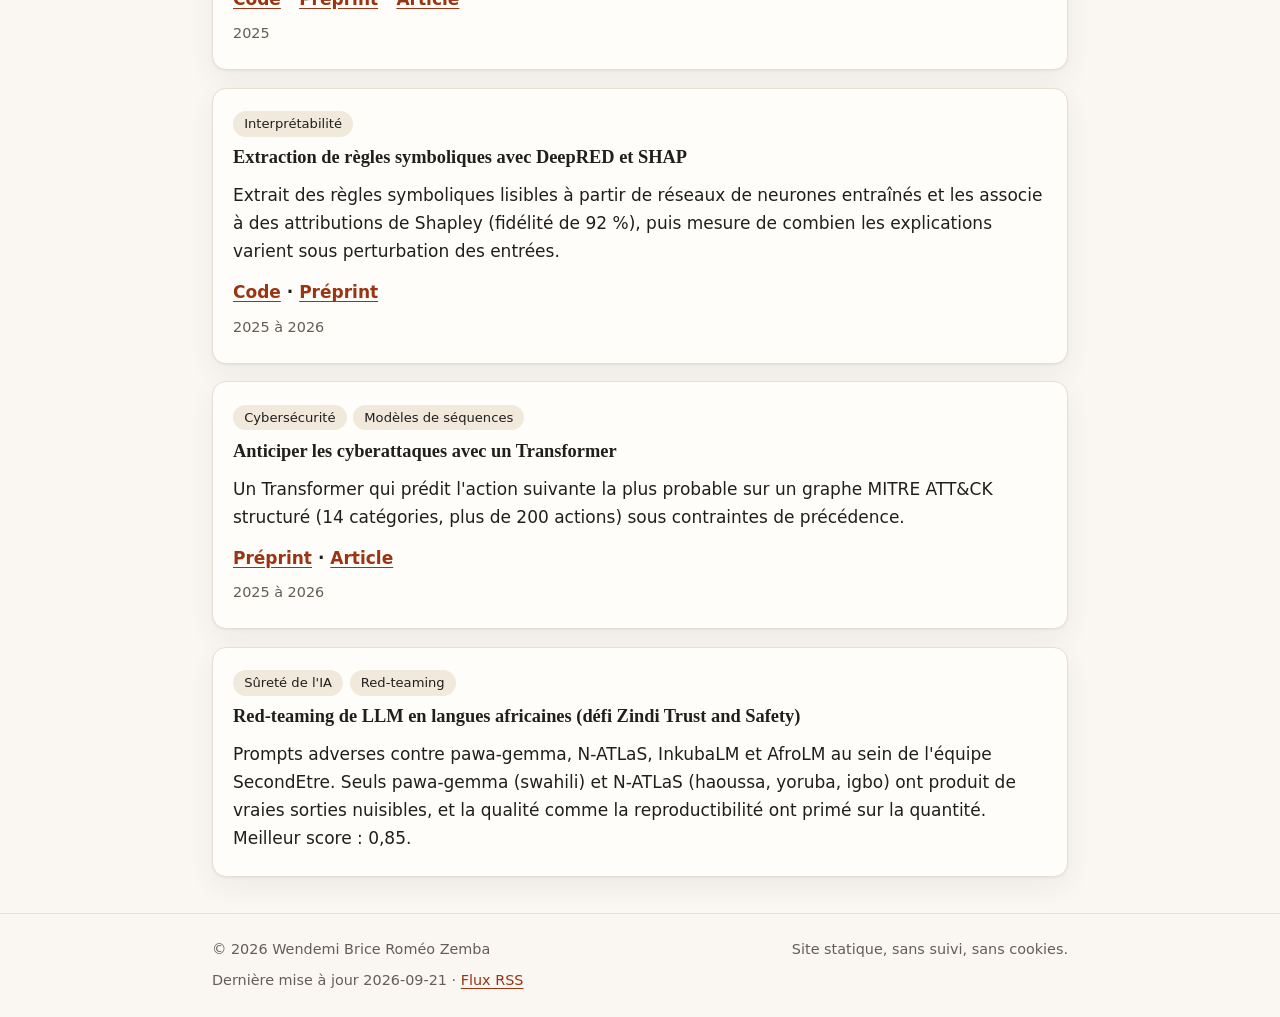
<file: fr/projects/index.html>
<!doctype html>
<html lang="fr">
<head>
<meta charset="utf-8">
<meta name="viewport" content="width=device-width, initial-scale=1">
<title>Projets | Brice Zemba</title>
<meta name="description" content="Projets de recherche et code open source : apprentissage par renforcement pour O-RAN, agents à graphes de neurones, GPT depuis zéro, interprétabilité et télédétection.">
<link rel="canonical" href="https://bricezemba.github.io/fr/projects/">
<link rel="alternate" hreflang="fr" href="https://bricezemba.github.io/fr/projects/">
<link rel="alternate" hreflang="en" href="https://bricezemba.github.io/projects/">
<link rel="alternate" hreflang="x-default" href="https://bricezemba.github.io/projects/">
<link rel="alternate" type="application/rss+xml" title="Brice Zemba" href="/feed.xml">
<meta property="og:type" content="website">
<meta property="og:title" content="Projets | Brice Zemba">
<meta property="og:description" content="Projets de recherche et code open source : apprentissage par renforcement pour O-RAN, agents à graphes de neurones, GPT depuis zéro, interprétabilité et télédétection.">
<meta property="og:url" content="https://bricezemba.github.io/fr/projects/">
<meta name="twitter:card" content="summary">
<link rel="icon" href="/assets/favicon.svg" type="image/svg+xml">
<script>try{var t=localStorage.getItem("theme");if(t)document.documentElement.setAttribute("data-theme",t)}catch(e){}</script>
<link rel="stylesheet" href="/assets/style.css">

</head>
<body>
<a class="skip" href="#main">Aller au contenu</a>
<header class="site-header">
  <div class="wrap bar">
    <a class="brand" href="/fr/">Brice Zemba</a>
    <nav aria-label="Main">
      <ul><li><a href="/fr/#about">À propos</a></li><li><a href="/fr/projects/" aria-current="page">Projets</a></li><li><a href="/fr/blog/">Écrits</a></li><li><a href="/fr/teaching-talks/">Enseignement</a></li><li><a href="/fr/cv/">CV</a></li></ul>
    </nav>
    <div class="tools">
      <button id="palette-open" class="lang" type="button" hidden aria-label="Rechercher (Ctrl+K)"><svg width="15" height="15" viewBox="0 0 24 24" fill="none" stroke="currentColor" stroke-width="2.6" stroke-linecap="round" aria-hidden="true"><circle cx="11" cy="11" r="7"/><path d="M20 20l-3.5-3.5"/></svg><span class="k">Rechercher</span></button>
      <a class="lang" href="/projects/" hreflang="en" lang="en" aria-label="Read in English">EN</a>
      <button id="theme-toggle" type="button" aria-pressed="false" aria-label="Basculer le mode sombre"><span aria-hidden="true">&#9680;</span></button>
    </div>
  </div>
</header>
<main id="main" class="wrap">

<section class="page-head">
  <h1>Projets</h1>
  <p class="lede">Projets de recherche et code open source. Quand un résultat est modeste ou négatif, je le dis.</p>
  <div class="filters" role="group" aria-label="Filtrer les projets par thème" hidden>
    <button type="button" data-filter="all" aria-pressed="true">Tous</button>
    <button type="button" data-filter="trust" aria-pressed="false">ML interprétable et fiable</button>
    <button type="button" data-filter="rl" aria-pressed="false">RL et systèmes multi-agents</button>
    <button type="button" data-filter="gnn" aria-pressed="false">Réseaux de neurones sur graphes</button>
    <button type="button" data-filter="seq" aria-pressed="false">Modèles de séquences et LLM</button>
    <button type="button" data-filter="rs" aria-pressed="false">Télédétection multi-capteurs</button>
  </div>
</section>
<section class="cards one">
  <article class="card" id="thesis-fusarium" data-themes="rs trust">
  <ul class="chips"><li>Télédétection</li><li>Évaluation</li></ul>
  <h3>Détection précoce de la fusariose du maïs par séries temporelles satellitaires</h3>
  <p>Données radar Sentinel-1, optiques Sentinel-2 et météo sur un site pilote du Gharb (campagne 2024, 18 parcelles). Random Forest, MiniROCKET et un encodeur Presto gelé ont été comparés selon un même protocole de validation par parcelle. Un contrôle négatif sur la fenêtre avant semis, sans maïs en terre, atteignait encore une AUC de 0,78, et la seule position une AUC de 0,79 : parcelles infectées et saines étaient confondues dans l&#39;espace. La conclusion honnête est que la performance apparente ne peut pas être attribuée au signal de la maladie sans un meilleur plan d&#39;expérience.</p>
  
  <p class="meta">2026</p>
</article>
  <article class="card" id="oran-rl" data-themes="rl">
  <ul class="chips"><li>Apprentissage par renforcement</li><li>Réseaux sans fil</li></ul>
  <h3>Allocation de ressources économe en énergie pour O-RAN par apprentissage par renforcement</h3>
  <p>Un environnement Gym sur mesure et un agent PPO écrit depuis zéro pour un problème de contrôle sous contraintes (état de dimension 15, 9 actions continues), avec un canal AR(1), un trafic markovien et une hiérarchie de contraintes où la sécurité passe d&#39;abord. Il atteint +32,6 % de QoS et 43,1 % d&#39;énergie en moins par rapport à une référence statique.</p>
  <p class="links"><a href="https://github.com/BriceZemba/Energy-Aware-Resource-Allocation-for-O-RAN-using-Reinforcement-Learning" target="_blank" rel="noopener noreferrer">Code</a><span aria-hidden="true"> · </span><a href="https://github.com/BriceZemba/Energy-Aware-Resource-Allocation-for-O-RAN-using-Reinforcement-Learning/blob/main/Technical_Report.pdf" target="_blank" rel="noopener noreferrer">Rapport technique</a></p>
  <p class="meta">2025</p>
</article>
  <article class="card" id="gnn-agents" data-themes="rl gnn">
  <ul class="chips"><li>Systèmes multi-agents</li><li>Réseaux de neurones sur graphes</li></ul>
  <h3>Coordination multi-agents décentralisée par réseaux de neurones sur graphes</h3>
  <p>Des agents qui se coordonnent à partir d&#39;observations locales de voisinage uniquement, sans contrôleur central. L&#39;apprentissage par curriculum améliore l&#39;efficacité d&#39;échantillonnage de 40 %.</p>
  <p class="links"><a href="https://github.com/BriceZemba/trustworthy-ran-orchestration" target="_blank" rel="noopener noreferrer">Code</a></p>
  <p class="meta">2025</p>
</article>
  <article class="card" id="gpt-scratch" data-themes="seq">
  <ul class="chips"><li>LLM</li><li>Génération augmentée par récupération</li></ul>
  <h3>Un GPT depuis les premiers principes, avec RAG sur graphe de connaissances</h3>
  <p>Attention, encodage positionnel et génération autorégressive implémentés à partir des équations et entraînés sur 40 M de tokens, couplés à un graphe de connaissances Neo4j (plus de 200 nœuds, relations typées) pour la génération augmentée par récupération, avec 80 % de précision top-3.</p>
  <p class="links"><a href="https://github.com/BriceZemba/llm-from-scratch" target="_blank" rel="noopener noreferrer">Code</a><span aria-hidden="true"> · </span><a href="https://hal.science/view/index/docid/5481094" target="_blank" rel="noopener noreferrer">Préprint</a><span aria-hidden="true"> · </span><a href="https://medium.com/@bricezemba336/beyond-the-api-implementing-a-gpt-architecture-from-first-principles-e6079962e08d" target="_blank" rel="noopener noreferrer">Article</a></p>
  <p class="meta">2025</p>
</article>
  <article class="card" id="deepred-shap" data-themes="trust">
  <ul class="chips"><li>Interprétabilité</li></ul>
  <h3>Extraction de règles symboliques avec DeepRED et SHAP</h3>
  <p>Extrait des règles symboliques lisibles à partir de réseaux de neurones entraînés et les associe à des attributions de Shapley (fidélité de 92 %), puis mesure de combien les explications varient sous perturbation des entrées.</p>
  <p class="links"><a href="https://github.com/BriceZemba/interpretable-deep-models" target="_blank" rel="noopener noreferrer">Code</a><span aria-hidden="true"> · </span><a href="https://hal.science/view/index/docid/5495532" target="_blank" rel="noopener noreferrer">Préprint</a></p>
  <p class="meta">2025 à 2026</p>
</article>
  <article class="card" id="attack-chains" data-themes="seq">
  <ul class="chips"><li>Cybersécurité</li><li>Modèles de séquences</li></ul>
  <h3>Anticiper les cyberattaques avec un Transformer</h3>
  <p>Un Transformer qui prédit l&#39;action suivante la plus probable sur un graphe MITRE ATT&amp;CK structuré (14 catégories, plus de 200 actions) sous contraintes de précédence.</p>
  <p class="links"><a href="https://hal.science/view/index/docid/5485705" target="_blank" rel="noopener noreferrer">Préprint</a><span aria-hidden="true"> · </span><a href="https://medium.com/@bricezemba336/pr%C3%A9dire-la-prochaine-attaque-le-transformer-au-service-de-la-cyber-threat-intelligence-74169aa2ddd7" target="_blank" rel="noopener noreferrer">Article</a></p>
  <p class="meta">2025 à 2026</p>
</article>
  <article class="card" id="zindi-redteam" data-themes="trust seq">
  <ul class="chips"><li>Sûreté de l&#39;IA</li><li>Red-teaming</li></ul>
  <h3>Red-teaming de LLM en langues africaines (défi Zindi Trust and Safety)</h3>
  <p>Prompts adverses contre pawa-gemma, N-ATLaS, InkubaLM et AfroLM au sein de l&#39;équipe SecondEtre. Seuls pawa-gemma (swahili) et N-ATLaS (haoussa, yoruba, igbo) ont produit de vraies sorties nuisibles, et la qualité comme la reproductibilité ont primé sur la quantité. Meilleur score : 0,85.</p>
  
  
</article>
  <p class="nomatch" hidden>Aucun projet pour ce filtre.</p>
</section>
</main>
<footer class="site-footer">
  <div class="wrap foot">
    <span>&copy; 2026 Wendemi Brice Roméo Zemba</span>
    <span>Site statique, sans suivi, sans cookies.</span>
    <span>Dernière mise à jour 2026-09-21 · <a href="/feed.xml">Flux RSS</a></span>
  </div>
</footer>
<dialog id="palette" aria-label="Palette de commandes" data-none="Aucun résultat">
  <div class="pal-box">
    <input id="palette-input" type="text" role="combobox" aria-expanded="true" aria-controls="palette-list" aria-autocomplete="list" placeholder="Chercher pages, projets, liens" autocomplete="off" spellcheck="false">
    <ul id="palette-list" role="listbox"></ul>
    <p class="pal-hint">Haut et bas pour naviguer, Entrée pour ouvrir, Échap pour fermer</p>
  </div>
</dialog>
<script type="application/json" id="palette-data">[{"g":"Pages","l":"Accueil","u":"/fr/","k":""},{"g":"Pages","l":"Projets","u":"/fr/projects/","k":""},{"g":"Pages","l":"Écrits","u":"/fr/blog/","k":""},{"g":"Pages","l":"Enseignement","u":"/fr/teaching-talks/","k":""},{"g":"Pages","l":"CV","u":"/fr/cv/","k":"resume curriculum"},{"g":"Sections","l":"Actualités","u":"/fr/#news","k":""},{"g":"Sections","l":"À propos de moi","u":"/fr/#about","k":""},{"g":"Sections","l":"Carte de recherche","u":"/fr/#map","k":""},{"g":"Sections","l":"Formation","u":"/fr/#education","k":""},{"g":"Sections","l":"Expérience","u":"/fr/#experience","k":""},{"g":"Sections","l":"Projets sélectionnés","u":"/fr/#work","k":""},{"g":"Sections","l":"Résultats négatifs","u":"/fr/#negatives","k":""},{"g":"Sections","l":"Distinctions et certifications","u":"/fr/#awards","k":""},{"g":"Sections","l":"Derniers écrits","u":"/fr/#posts","k":""},{"g":"Projets","l":"Détection précoce de la fusariose du maïs par séries temporelles satellitaires","u":"/fr/projects/#thesis-fusarium","k":"Mémoire fusariose Télédétection Évaluation"},{"g":"Projets","l":"Allocation de ressources économe en énergie pour O-RAN par apprentissage par renforcement","u":"/fr/projects/#oran-rl","k":"RL pour O-RAN Apprentissage par renforcement Réseaux sans fil"},{"g":"Projets","l":"Coordination multi-agents décentralisée par réseaux de neurones sur graphes","u":"/fr/projects/#gnn-agents","k":"Agents GNN Systèmes multi-agents Réseaux de neurones sur graphes"},{"g":"Projets","l":"Un GPT depuis les premiers principes, avec RAG sur graphe de connaissances","u":"/fr/projects/#gpt-scratch","k":"GPT depuis zéro LLM Génération augmentée par récupération"},{"g":"Projets","l":"Extraction de règles symboliques avec DeepRED et SHAP","u":"/fr/projects/#deepred-shap","k":"DeepRED + SHAP Interprétabilité"},{"g":"Projets","l":"Anticiper les cyberattaques avec un Transformer","u":"/fr/projects/#attack-chains","k":"Transformer ATT&CK Cybersécurité Modèles de séquences"},{"g":"Projets","l":"Red-teaming de LLM en langues africaines (défi Zindi Trust and Safety)","u":"/fr/projects/#zindi-redteam","k":"Red-teaming de LLM Sûreté de l'IA Red-teaming"},{"g":"Liens","l":"GitHub","u":"https://github.com/BriceZemba","k":"code repositories","x":1},{"g":"Liens","l":"LinkedIn","u":"https://linkedin.com/in/wendemi-brice-romeo-zemba/","k":"","x":1},{"g":"Liens","l":"Google Scholar","u":"https://scholar.google.com/citations?user=OHpJOGkAAAAJ&hl=en","k":"publications citations","x":1},{"g":"Liens","l":"Medium","u":"https://medium.com/@bricezemba336","k":"articles blog","x":1},{"g":"Liens","l":"Courriel","u":"mailto:bricezemba336@gmail.com","k":"contact mail"},{"g":"Actions","l":"Basculer le mode sombre","a":"theme","k":"dark light theme mode sombre clair"},{"g":"Actions","l":"Lire en anglais","u":"/projects/","k":"language langue francais english"}]</script>
<script src="/assets/main.js" defer></script>
</body>
</html>
</file>
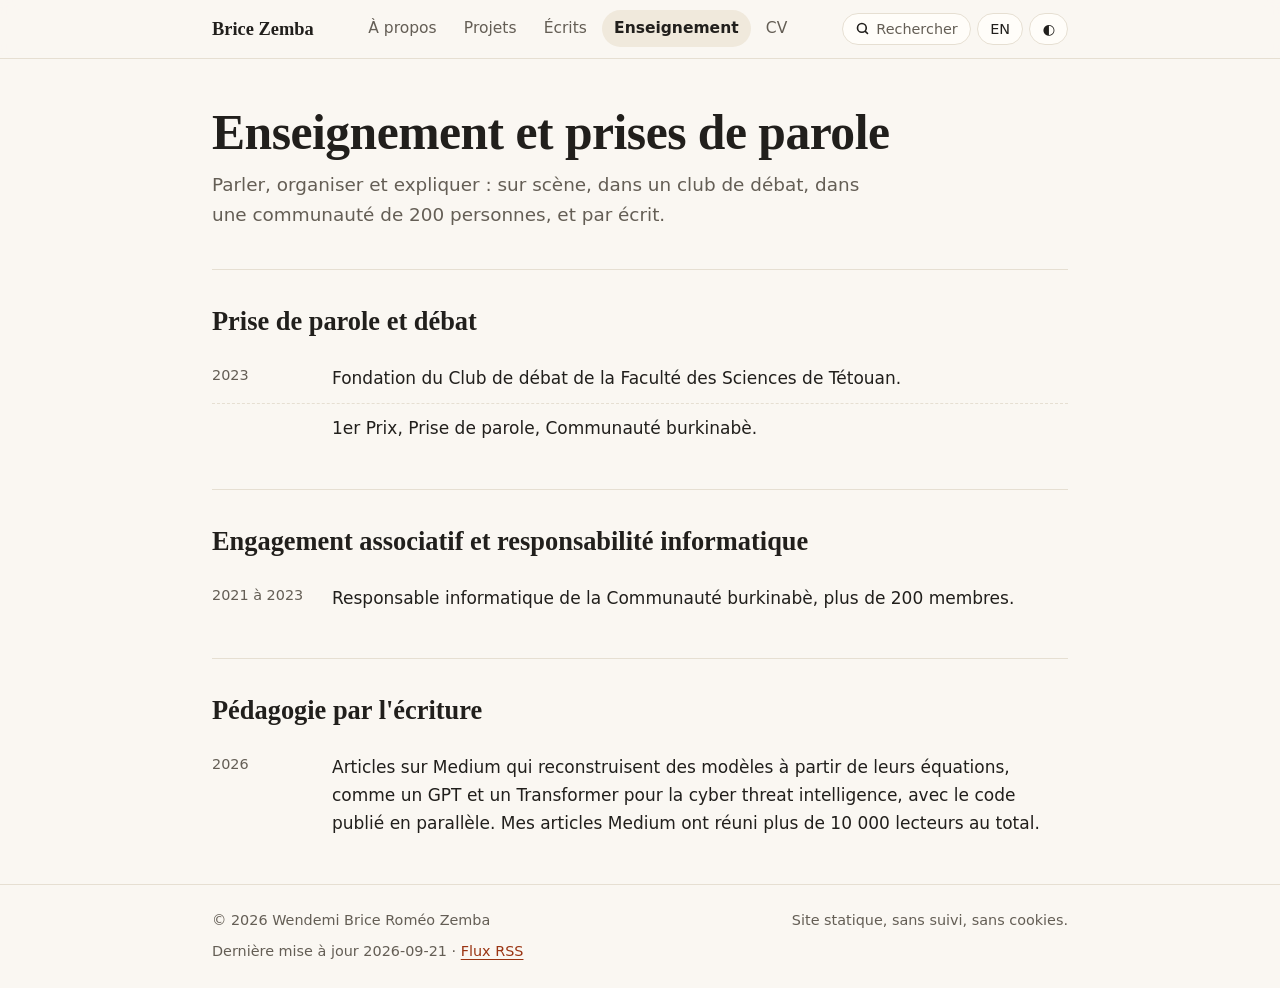
<file: fr/teaching-talks/index.html>
<!doctype html>
<html lang="fr">
<head>
<meta charset="utf-8">
<meta name="viewport" content="width=device-width, initial-scale=1">
<title>Enseignement et prises de parole | Brice Zemba</title>
<meta name="description" content="Prise de parole, débat, engagement associatif et pédagogie par l&#39;écriture.">
<link rel="canonical" href="https://bricezemba.github.io/fr/teaching-talks/">
<link rel="alternate" hreflang="fr" href="https://bricezemba.github.io/fr/teaching-talks/">
<link rel="alternate" hreflang="en" href="https://bricezemba.github.io/teaching-talks/">
<link rel="alternate" hreflang="x-default" href="https://bricezemba.github.io/teaching-talks/">
<link rel="alternate" type="application/rss+xml" title="Brice Zemba" href="/feed.xml">
<meta property="og:type" content="website">
<meta property="og:title" content="Enseignement et prises de parole | Brice Zemba">
<meta property="og:description" content="Prise de parole, débat, engagement associatif et pédagogie par l&#39;écriture.">
<meta property="og:url" content="https://bricezemba.github.io/fr/teaching-talks/">
<meta name="twitter:card" content="summary">
<link rel="icon" href="/assets/favicon.svg" type="image/svg+xml">
<script>try{var t=localStorage.getItem("theme");if(t)document.documentElement.setAttribute("data-theme",t)}catch(e){}</script>
<link rel="stylesheet" href="/assets/style.css">

</head>
<body>
<a class="skip" href="#main">Aller au contenu</a>
<header class="site-header">
  <div class="wrap bar">
    <a class="brand" href="/fr/">Brice Zemba</a>
    <nav aria-label="Main">
      <ul><li><a href="/fr/#about">À propos</a></li><li><a href="/fr/projects/">Projets</a></li><li><a href="/fr/blog/">Écrits</a></li><li><a href="/fr/teaching-talks/" aria-current="page">Enseignement</a></li><li><a href="/fr/cv/">CV</a></li></ul>
    </nav>
    <div class="tools">
      <button id="palette-open" class="lang" type="button" hidden aria-label="Rechercher (Ctrl+K)"><svg width="15" height="15" viewBox="0 0 24 24" fill="none" stroke="currentColor" stroke-width="2.6" stroke-linecap="round" aria-hidden="true"><circle cx="11" cy="11" r="7"/><path d="M20 20l-3.5-3.5"/></svg><span class="k">Rechercher</span></button>
      <a class="lang" href="/teaching-talks/" hreflang="en" lang="en" aria-label="Read in English">EN</a>
      <button id="theme-toggle" type="button" aria-pressed="false" aria-label="Basculer le mode sombre"><span aria-hidden="true">&#9680;</span></button>
    </div>
  </div>
</header>
<main id="main" class="wrap">

<section class="page-head">
  <h1>Enseignement et prises de parole</h1>
  <p class="lede">Parler, organiser et expliquer : sur scène, dans un club de débat, dans une communauté de 200 personnes, et par écrit.</p>
</section>
<section>
  <h2>Prise de parole et débat</h2>
  <ul class="posts"><li class="post"><span class="yr">2023</span><div><p>Fondation du Club de débat de la Faculté des Sciences de Tétouan.</p></div></li><li class="post"><span class="yr"></span><div><p>1er Prix, Prise de parole, Communauté burkinabè.</p></div></li></ul>
</section>
<section>
  <h2>Engagement associatif et responsabilité informatique</h2>
  <ul class="posts"><li class="post"><span class="yr">2021 à 2023</span><div><p>Responsable informatique de la Communauté burkinabè, plus de 200 membres.</p></div></li></ul>
</section>
<section>
  <h2>Pédagogie par l&#39;écriture</h2>
  <ul class="posts"><li class="post"><span class="yr">2026</span><div><p>Articles sur Medium qui reconstruisent des modèles à partir de leurs équations, comme un GPT et un Transformer pour la cyber threat intelligence, avec le code publié en parallèle. Mes articles Medium ont réuni plus de 10 000 lecteurs au total.</p></div></li></ul>
</section>
</main>
<footer class="site-footer">
  <div class="wrap foot">
    <span>&copy; 2026 Wendemi Brice Roméo Zemba</span>
    <span>Site statique, sans suivi, sans cookies.</span>
    <span>Dernière mise à jour 2026-09-21 · <a href="/feed.xml">Flux RSS</a></span>
  </div>
</footer>
<dialog id="palette" aria-label="Palette de commandes" data-none="Aucun résultat">
  <div class="pal-box">
    <input id="palette-input" type="text" role="combobox" aria-expanded="true" aria-controls="palette-list" aria-autocomplete="list" placeholder="Chercher pages, projets, liens" autocomplete="off" spellcheck="false">
    <ul id="palette-list" role="listbox"></ul>
    <p class="pal-hint">Haut et bas pour naviguer, Entrée pour ouvrir, Échap pour fermer</p>
  </div>
</dialog>
<script type="application/json" id="palette-data">[{"g":"Pages","l":"Accueil","u":"/fr/","k":""},{"g":"Pages","l":"Projets","u":"/fr/projects/","k":""},{"g":"Pages","l":"Écrits","u":"/fr/blog/","k":""},{"g":"Pages","l":"Enseignement","u":"/fr/teaching-talks/","k":""},{"g":"Pages","l":"CV","u":"/fr/cv/","k":"resume curriculum"},{"g":"Sections","l":"Actualités","u":"/fr/#news","k":""},{"g":"Sections","l":"À propos de moi","u":"/fr/#about","k":""},{"g":"Sections","l":"Carte de recherche","u":"/fr/#map","k":""},{"g":"Sections","l":"Formation","u":"/fr/#education","k":""},{"g":"Sections","l":"Expérience","u":"/fr/#experience","k":""},{"g":"Sections","l":"Projets sélectionnés","u":"/fr/#work","k":""},{"g":"Sections","l":"Résultats négatifs","u":"/fr/#negatives","k":""},{"g":"Sections","l":"Distinctions et certifications","u":"/fr/#awards","k":""},{"g":"Sections","l":"Derniers écrits","u":"/fr/#posts","k":""},{"g":"Projets","l":"Détection précoce de la fusariose du maïs par séries temporelles satellitaires","u":"/fr/projects/#thesis-fusarium","k":"Mémoire fusariose Télédétection Évaluation"},{"g":"Projets","l":"Allocation de ressources économe en énergie pour O-RAN par apprentissage par renforcement","u":"/fr/projects/#oran-rl","k":"RL pour O-RAN Apprentissage par renforcement Réseaux sans fil"},{"g":"Projets","l":"Coordination multi-agents décentralisée par réseaux de neurones sur graphes","u":"/fr/projects/#gnn-agents","k":"Agents GNN Systèmes multi-agents Réseaux de neurones sur graphes"},{"g":"Projets","l":"Un GPT depuis les premiers principes, avec RAG sur graphe de connaissances","u":"/fr/projects/#gpt-scratch","k":"GPT depuis zéro LLM Génération augmentée par récupération"},{"g":"Projets","l":"Extraction de règles symboliques avec DeepRED et SHAP","u":"/fr/projects/#deepred-shap","k":"DeepRED + SHAP Interprétabilité"},{"g":"Projets","l":"Anticiper les cyberattaques avec un Transformer","u":"/fr/projects/#attack-chains","k":"Transformer ATT&CK Cybersécurité Modèles de séquences"},{"g":"Projets","l":"Red-teaming de LLM en langues africaines (défi Zindi Trust and Safety)","u":"/fr/projects/#zindi-redteam","k":"Red-teaming de LLM Sûreté de l'IA Red-teaming"},{"g":"Liens","l":"GitHub","u":"https://github.com/BriceZemba","k":"code repositories","x":1},{"g":"Liens","l":"LinkedIn","u":"https://linkedin.com/in/wendemi-brice-romeo-zemba/","k":"","x":1},{"g":"Liens","l":"Google Scholar","u":"https://scholar.google.com/citations?user=OHpJOGkAAAAJ&hl=en","k":"publications citations","x":1},{"g":"Liens","l":"Medium","u":"https://medium.com/@bricezemba336","k":"articles blog","x":1},{"g":"Liens","l":"Courriel","u":"mailto:bricezemba336@gmail.com","k":"contact mail"},{"g":"Actions","l":"Basculer le mode sombre","a":"theme","k":"dark light theme mode sombre clair"},{"g":"Actions","l":"Lire en anglais","u":"/teaching-talks/","k":"language langue francais english"}]</script>
<script src="/assets/main.js" defer></script>
</body>
</html>
</file>
<file: assets/style.css>
:root{
  --serif:"Iowan Old Style","Palatino Linotype",Palatino,Georgia,"Times New Roman",serif;
  --sans:system-ui,-apple-system,"Segoe UI",Roboto,"Helvetica Neue",Arial,sans-serif;
  --bg:#faf7f2;--surface:#fffdf9;--ink:#211f1c;--muted:#645e55;--line:#e6dfd2;
  --accent:#9a3412;--chip:#f0e9dc;--mono-bg:#9a3412;--mono-ink:#fff;--focus:#1d4ed8;
  --shadow:0 1px 2px rgba(33,31,28,.06),0 10px 28px rgba(33,31,28,.06);
  --radius:14px;color-scheme:light;
}
:root[data-theme="dark"]{
  --bg:#16140f;--surface:#1e1b15;--ink:#ece7dd;--muted:#b0a89a;--line:#2f2a21;
  --accent:#f4a261;--chip:#2a251c;--mono-bg:#c2410c;--mono-ink:#fff;--focus:#93c5fd;
  --shadow:0 1px 2px rgba(0,0,0,.4),0 10px 28px rgba(0,0,0,.35);color-scheme:dark;
}
@media (prefers-color-scheme:dark){
  :root:not([data-theme="light"]){
    --bg:#16140f;--surface:#1e1b15;--ink:#ece7dd;--muted:#b0a89a;--line:#2f2a21;
    --accent:#f4a261;--chip:#2a251c;--mono-bg:#c2410c;--mono-ink:#fff;--focus:#93c5fd;
    --shadow:0 1px 2px rgba(0,0,0,.4),0 10px 28px rgba(0,0,0,.35);color-scheme:dark;
  }
}
*{box-sizing:border-box}
[hidden]{display:none!important}
html{scroll-behavior:smooth;-webkit-text-size-adjust:100%;scroll-padding-top:5rem}
@media (prefers-reduced-motion:reduce){html{scroll-behavior:auto}*{transition:none!important}}
body{margin:0;background:var(--bg);color:var(--ink);font:1.0625rem/1.65 var(--sans)}
.wrap{max-width:56rem;margin:0 auto;padding:0 1.25rem}
a{color:var(--accent);text-underline-offset:.18em}
a:hover{text-decoration-thickness:2px}
:focus-visible{outline:3px solid var(--focus);outline-offset:2px;border-radius:4px}
.skip{position:absolute;left:-999px;top:0;background:var(--ink);color:var(--bg);padding:.6rem 1rem;z-index:100}
.skip:focus{left:1rem;top:1rem}
h1,h2,h3{font-family:var(--serif);line-height:1.2;margin:0 0 .5rem}
h1{font-size:clamp(2rem,5.5vw,3.1rem);letter-spacing:-.01em}
h2{font-size:1.65rem;margin-bottom:1rem}
h3{font-size:1.1rem}
p{margin:.5rem 0 .9rem}
.meta{color:var(--muted);font-size:.9rem;margin:.25rem 0 0}

.site-header{position:sticky;top:0;z-index:20;background:var(--bg);border-bottom:1px solid var(--line)}
@supports (background:color-mix(in srgb,red,blue)){
  .site-header{background:color-mix(in srgb,var(--bg) 90%,transparent);backdrop-filter:blur(8px)}
}
.bar{display:flex;align-items:center;justify-content:space-between;gap:.75rem 1.25rem;flex-wrap:wrap;padding-top:.65rem;padding-bottom:.65rem}
.brand{font-family:var(--serif);font-weight:700;font-size:1.15rem;color:var(--ink);text-decoration:none}
nav ul{display:flex;flex-wrap:wrap;gap:.2rem;list-style:none;margin:0;padding:0}
nav a{display:block;padding:.35rem .75rem;border-radius:999px;color:var(--muted);text-decoration:none;font-size:.97rem}
nav a:hover{color:var(--ink);background:var(--chip)}
nav a[aria-current="page"]{color:var(--ink);background:var(--chip);font-weight:600}
.tools{display:flex;align-items:center;gap:.4rem}
.lang,#theme-toggle{border:1px solid var(--line);background:var(--surface);color:var(--ink);border-radius:999px;padding:.3rem .75rem;font:inherit;font-size:.9rem;text-decoration:none;cursor:pointer;line-height:1.4}
.lang:hover,#theme-toggle:hover{border-color:var(--accent)}
#palette-open{display:inline-flex;align-items:center;gap:.4rem}
#palette-open .k{color:var(--muted)}

main{padding-bottom:3rem}
section{padding:2.25rem 0;border-top:1px solid var(--line)}
section:first-child{border-top:0}

.hero{display:grid;grid-template-columns:auto 1fr;gap:1.75rem;align-items:center;padding:3.25rem 0 2.25rem}
.monogram{width:104px;height:104px;border-radius:50%;background:var(--mono-bg);color:var(--mono-ink);display:grid;place-items:center;font:700 2.2rem var(--serif);letter-spacing:.02em;box-shadow:var(--shadow)}
.photo{width:120px;height:120px;border-radius:50%;object-fit:cover;border:3px solid var(--accent);box-shadow:var(--shadow);background:var(--chip)}
.hero-visual{display:grid;place-items:center}
.role{margin:0 0 .35rem;color:var(--accent);font-weight:600;font-size:.95rem;letter-spacing:.02em}
.tagline{font-size:1.2rem;color:var(--muted);max-width:40rem;margin:.75rem 0 1rem}
.pills{display:flex;flex-wrap:wrap;gap:.5rem;list-style:none;margin:0 0 1.1rem;padding:0}
.pill{display:inline-block;border:1px solid var(--line);border-radius:999px;padding:.25rem .85rem;background:var(--surface);color:var(--ink);text-decoration:none;font-size:.93rem}
.pill:hover{border-color:var(--accent);color:var(--accent)}
.cta{display:flex;gap:.6rem;flex-wrap:wrap;margin:0}
.btn{display:inline-block;padding:.55rem 1.1rem;border-radius:10px;border:1px solid var(--line);background:var(--surface);color:var(--ink);text-decoration:none;font:inherit;font-weight:600;cursor:pointer}
.btn:hover{border-color:var(--accent)}
.btn.primary{background:var(--accent);border-color:var(--accent);color:var(--bg)}
.btn.primary:hover{filter:brightness(1.08)}

.stats{padding:0 0 2rem;border-top:0}
.stats ul{list-style:none;margin:0;padding:0;display:grid;grid-template-columns:repeat(4,1fr);gap:.75rem}
.stats li{background:var(--surface);border:1px solid var(--line);border-radius:var(--radius);padding:.85rem 1rem;box-shadow:var(--shadow)}
.stats strong{display:block;font:700 1.8rem/1.1 var(--serif);color:var(--accent);font-variant-numeric:tabular-nums}
.stats span{display:block;color:var(--muted);font-size:.88rem;line-height:1.35;margin-top:.25rem}

.news,.posts,.plain,.awards,.bullets{margin:0;padding:0;list-style:none}
.news li{display:grid;grid-template-columns:6.5rem 1fr;gap:1rem;padding:.5rem 0}
.news li+li,.posts li+li{border-top:1px dashed var(--line)}
time,.yr{color:var(--muted);font-size:.9rem;font-variant-numeric:tabular-nums}
.post{display:grid;grid-template-columns:6.5rem 1fr;gap:1rem;padding:.65rem 0}
.post p{margin:0}
.post a{font-weight:600}
.sub{margin-top:1.4rem;font-family:var(--sans);text-transform:uppercase;letter-spacing:.06em;font-size:.82rem;color:var(--muted)}
.chips{display:flex;flex-wrap:wrap;gap:.4rem;list-style:none;margin:.25rem 0 .6rem;padding:0}
.chips li{background:var(--chip);border-radius:999px;padding:.12rem .7rem;font-size:.82rem;color:var(--ink)}

.entry{display:grid;grid-template-columns:9.5rem 1fr;gap:.25rem 1.5rem;padding:1rem 0}
.entry+.entry{border-top:1px dashed var(--line)}
.when{color:var(--muted);font-size:.92rem;padding-top:.15rem}
.entry h3{margin:0}
.org{margin:.1rem 0 .4rem;color:var(--muted);font-style:italic}
.bullets{padding-left:1.1rem;list-style:disc}
.bullets li{margin:.3rem 0}
.entry p:last-child{margin-bottom:0}

.cards{display:grid;grid-template-columns:repeat(auto-fit,minmax(min(100%,22rem),1fr));gap:1.1rem}
.cards.one{grid-template-columns:1fr}
.card{background:var(--surface);border:1px solid var(--line);border-radius:var(--radius);padding:1.15rem 1.25rem;box-shadow:var(--shadow);display:flex;flex-direction:column}
.card:target{outline:2px solid var(--accent);outline-offset:3px}
.card h3{font-size:1.15rem}
.card p{margin:.3rem 0}
.card .links{margin-top:auto;padding-top:.5rem;font-weight:600}
.more{margin-top:1.1rem;font-weight:600}
.two{display:grid;grid-template-columns:1fr 1fr;gap:2rem}
.two h3{margin-bottom:.6rem}
.awards li{display:grid;grid-template-columns:3.5rem 1fr;gap:.75rem;padding:.4rem 0}
.plain li{padding:.3rem 0}
.skills li{padding:.35rem 0}

.lede.small{font-size:1rem;margin-top:0}
.map-wrap{overflow-x:auto;border:1px solid var(--line);border-radius:var(--radius);background:var(--surface);box-shadow:var(--shadow)}
.graph{display:block;width:100%;min-width:560px;height:auto}
.graph .node{cursor:pointer;outline:none}
.graph .node:focus-visible circle{stroke:var(--focus);stroke-width:4}
.graph .edge{stroke:var(--line);stroke-width:1.6;transition:stroke .2s,opacity .2s}
.graph .theme circle{fill:var(--accent);transition:transform .2s}
.graph .tcount{fill:var(--bg);font:700 15px var(--sans);text-anchor:middle;dominant-baseline:central}
.graph .tlabel{fill:var(--ink);font:600 13.5px var(--sans);text-anchor:middle;paint-order:stroke;stroke:var(--surface);stroke-width:5px;stroke-linejoin:round}
.graph .proj circle{fill:var(--surface);stroke:var(--accent);stroke-width:2.5}
.graph .plabel{fill:var(--ink);font:600 12px var(--sans);opacity:0;paint-order:stroke;stroke:var(--surface);stroke-width:5px;stroke-linejoin:round;pointer-events:none;transition:opacity .15s}
.graph .proj:hover .plabel,.graph .proj:focus .plabel,.graph .proj.is-related .plabel{opacity:1}
.graph .proj:hover circle,.graph .proj:focus circle{fill:var(--accent)}
.graph.has-active .node{opacity:.28}
.graph.has-active .node.is-related{opacity:1}
.graph.has-active .edge{opacity:.15}
.graph.has-active .edge.is-related{opacity:1;stroke:var(--accent)}
.map-caption{min-height:3.2em;color:var(--muted);font-size:.95rem;margin:.75rem 0 0}

.neg{list-style:none;margin:0;padding:0;counter-reset:n;display:grid;gap:1rem}
.neg li{counter-increment:n;background:var(--surface);border:1px solid var(--line);border-left:4px solid var(--accent);border-radius:var(--radius);padding:1rem 1.25rem 1rem 1.25rem}
.neg h3{margin:0 0 .3rem}
.neg h3::before{content:counter(n) ".";color:var(--accent);margin-right:.45rem}
.neg p{margin:.3rem 0}
.neg .lesson{color:var(--muted)}
.neg .lesson strong{color:var(--ink)}

.filters{display:flex;flex-wrap:wrap;gap:.45rem;margin-top:1rem}
.filters button{border:1px solid var(--line);background:var(--surface);color:var(--ink);border-radius:999px;padding:.3rem .9rem;font:inherit;font-size:.92rem;cursor:pointer}
.filters button:hover{border-color:var(--accent)}
.filters button[aria-pressed="true"]{background:var(--accent);border-color:var(--accent);color:var(--bg);font-weight:600}
.nomatch{color:var(--muted)}

.page-head{padding:2.75rem 0 1.5rem}
.lede{font-size:1.15rem;color:var(--muted);max-width:42rem}
.cv-head{display:flex;justify-content:space-between;gap:1rem;flex-wrap:wrap;align-items:flex-start}
.site-footer{border-top:1px solid var(--line);padding:1.5rem 0;color:var(--muted);font-size:.9rem}
.foot{display:flex;justify-content:space-between;gap:.5rem 1.5rem;flex-wrap:wrap}

dialog#palette{border:1px solid var(--line);border-radius:16px;background:var(--surface);color:var(--ink);padding:0;width:min(34rem,calc(100vw - 2rem));box-shadow:0 24px 70px rgba(0,0,0,.35);margin:12vh auto auto}
dialog#palette::backdrop{background:rgba(20,18,14,.55);backdrop-filter:blur(2px)}
.pal-box{padding:.75rem}
#palette-input{width:100%;border:1px solid var(--line);background:var(--bg);color:var(--ink);border-radius:10px;padding:.65rem .85rem;font:inherit}
#palette-list{list-style:none;margin:.5rem 0 0;padding:0;max-height:min(50vh,24rem);overflow:auto}
.pal-group{padding:.55rem .6rem .2rem;font-size:.75rem;text-transform:uppercase;letter-spacing:.07em;color:var(--muted)}
.pal-item,.pal-none{padding:.5rem .65rem;border-radius:8px;cursor:pointer}
.pal-none{color:var(--muted);cursor:default}
.pal-item.active{background:var(--accent);color:var(--bg)}
.pal-hint{margin:.6rem .3rem 0;font-size:.8rem;color:var(--muted)}

@media (max-width:680px){
  .hero{grid-template-columns:1fr;gap:1rem;padding-top:2rem}
  .monogram{width:80px;height:80px;font-size:1.7rem}
  .photo{width:96px;height:96px}
  .entry,.news li,.post{grid-template-columns:1fr;gap:.1rem}
  .two{grid-template-columns:1fr;gap:1.25rem}
  .stats ul{grid-template-columns:1fr 1fr}
  .bar{justify-content:flex-start}
  .site-header{position:static}
  #palette-open .k{display:none}
}
@media print{
  :root,:root[data-theme="dark"]{--bg:#fff;--surface:#fff;--ink:#000;--muted:#333;--line:#bbb;--accent:#000;--chip:#eee;color-scheme:light}
  body{font-size:10.5pt;line-height:1.45}
  .site-header,.site-footer,.skip,.noprint,.cta,dialog,.stats,#map,.filters{display:none!important}
  .wrap{max-width:none;padding:0}
  section{padding:.9rem 0;break-inside:avoid-page}
  .entry,.card{break-inside:avoid}
  .card{box-shadow:none}
  a{color:#000;text-decoration:none}
}
</file>
